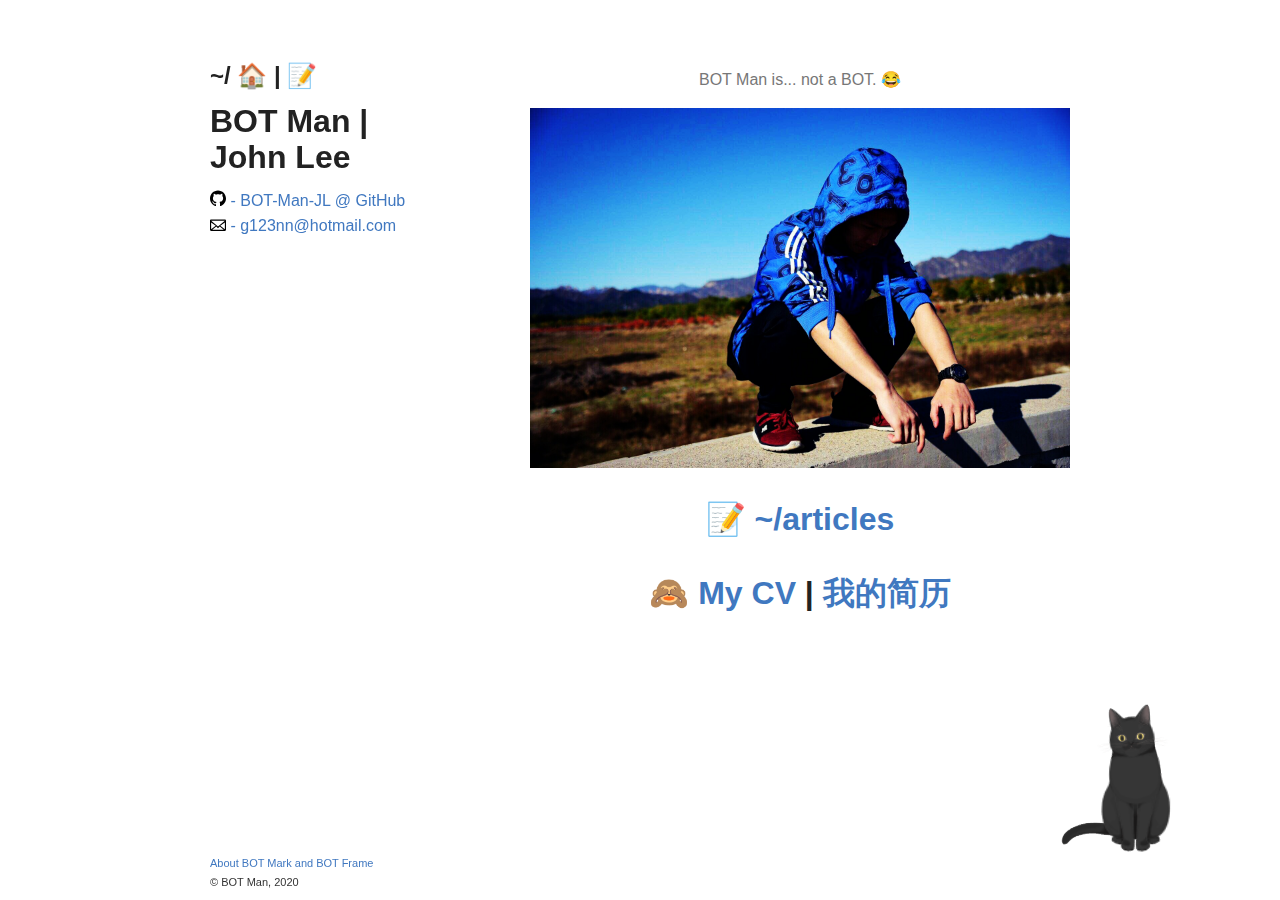
<file: index.html>
﻿<!doctype html>
<html>
<head>
  <meta charset="utf-8">
  <meta http-equiv="X-UA-Compatible" content="chrome=1">
  <meta name="viewport" content="width=device-width">
  <title>Loading...</title>
  <link rel="stylesheet" href="/stylesheets/github-markdown.css">
  <link rel="stylesheet" href="/stylesheets/bot-frame.css">
  <link rel="stylesheet" href="/stylesheets/live2d-hijiki.css">
  <style>
    .markdown-body {
      padding: 20px 0;
    }

      .markdown-body blockquote {
        border-left: none;
      }

      .markdown-body a:hover,
      .markdown-body a:active {
        text-shadow: 0 0 15px orange;
        text-decoration: none;
      }
  </style>
</head>
<body>
  <div class="wrapper">
    <header>
      <nav class="navSec"></nav>
      <div class="contactSec"></div>
    </header>
    <section class="markdown-body"></section>
    <footer class="footerSec"></footer>
    <canvas id="live2d" width="160" height="160"></canvas>
  </div>
  <script src="/javascripts/marked.js"></script>
  <script src="/javascripts/bot-mark.js"></script>
  <script src="/javascripts/bot-frame.js"></script>
  <script src="/javascripts/live2d.min.js"></script>
  <script>
    loadLayout('/static/home.md', function (md, title) {
      var renderer = new MarkdownRenderer();
      document.getElementsByClassName('markdown-body')[0]
        .innerHTML = renderer.render(md);
      title('Home');
    });

    // Model from https://github.com/xiazeyu/live2d-widget-models
    loadlive2d("live2d", "/static/hijiki/hijiki.model.json");
  </script>
</body>
</html>
</file>
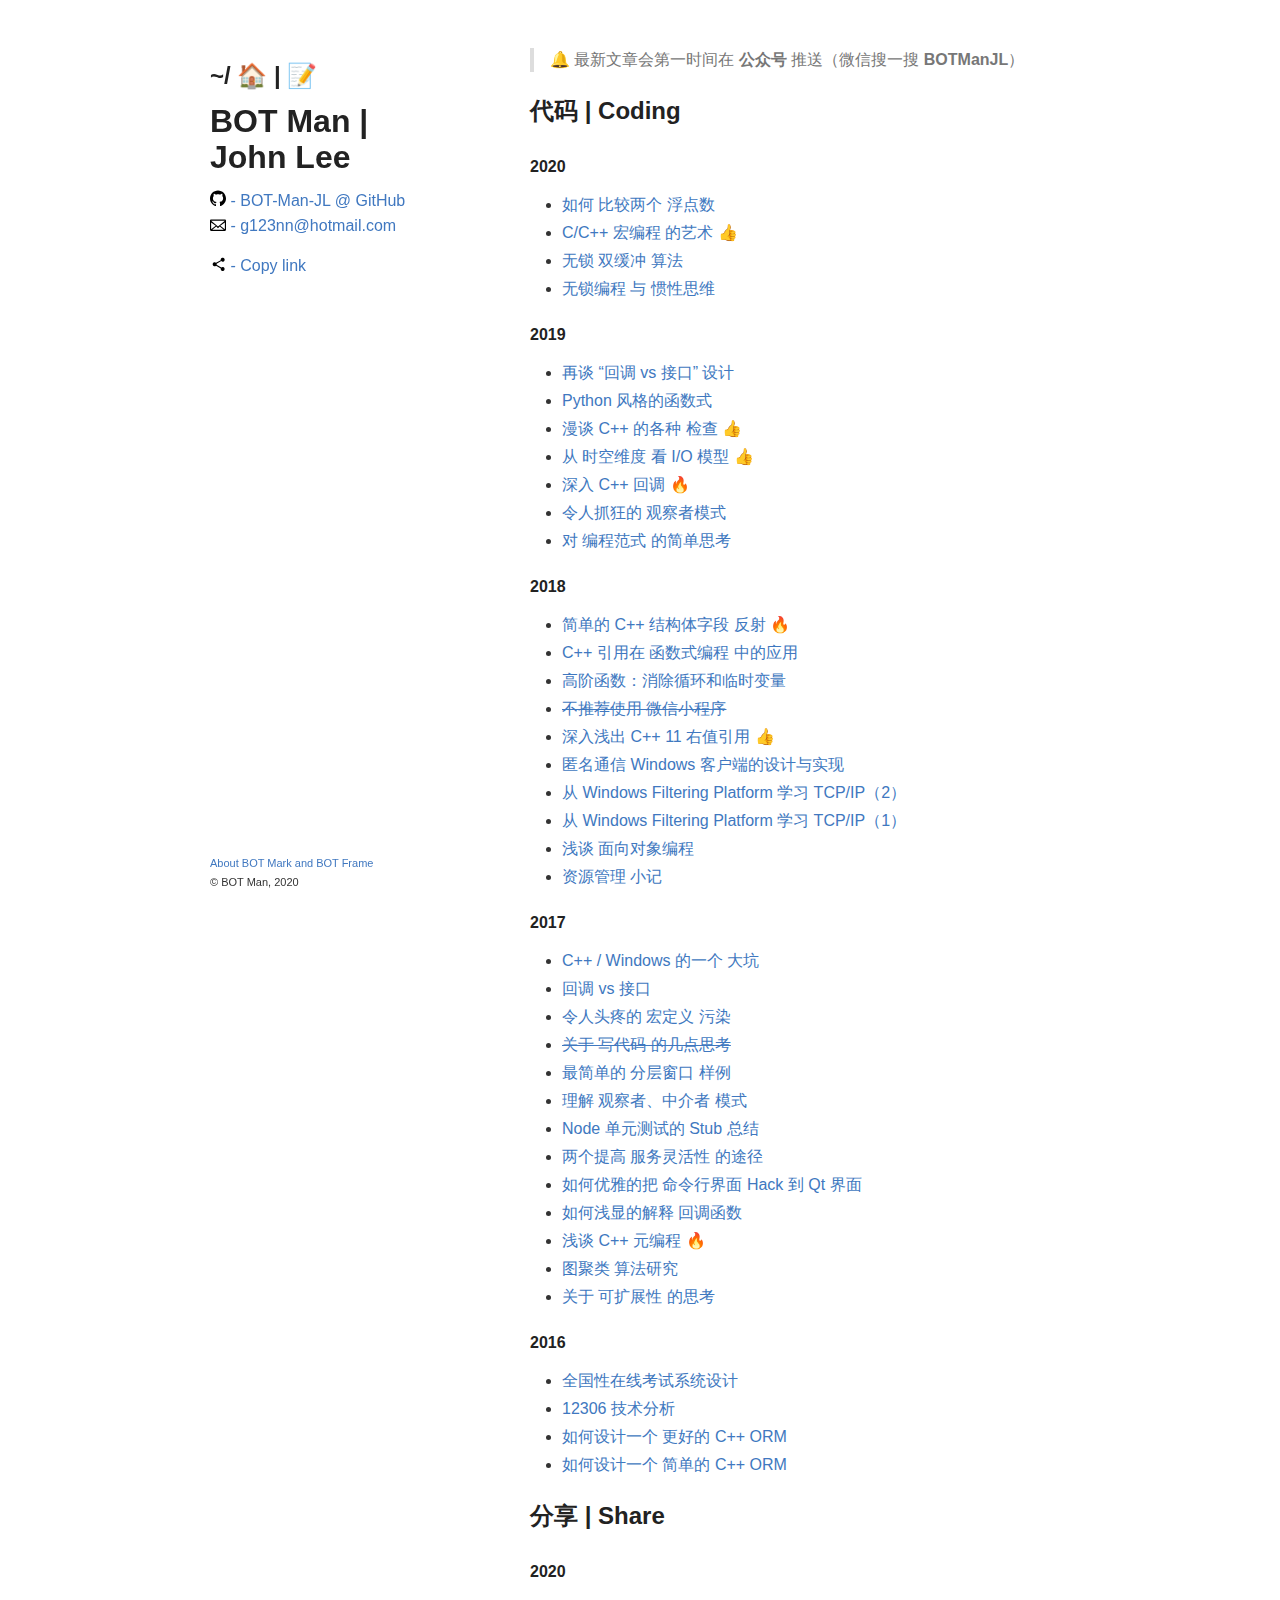
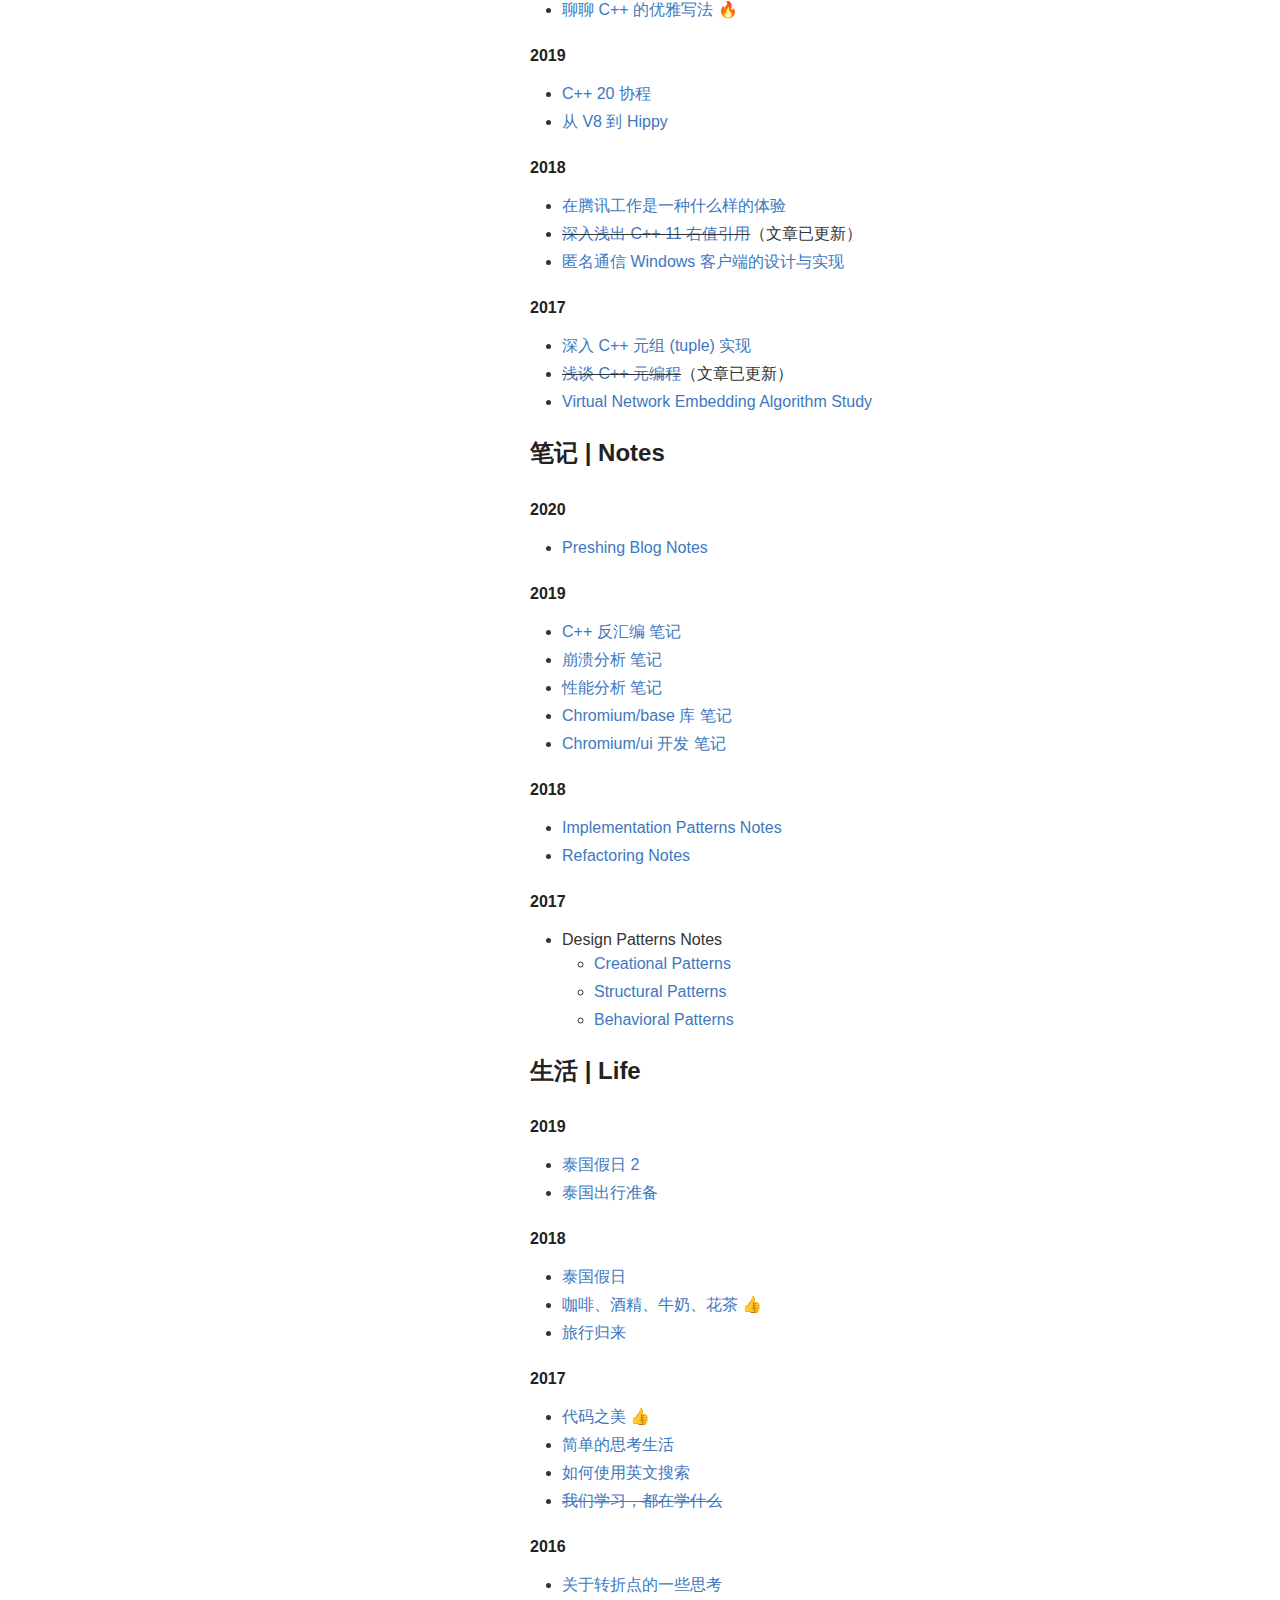
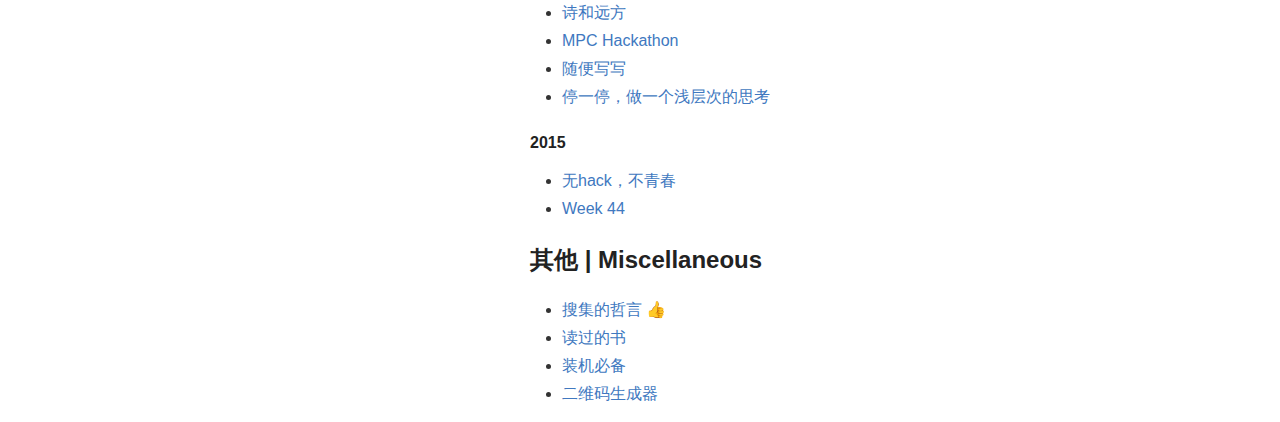
<file: articles/index.html>
﻿<!doctype html>
<html>
<head>
  <meta charset="utf-8">
  <meta http-equiv="X-UA-Compatible" content="chrome=1">
  <meta name="viewport" content="width=device-width">
  <title class="articlesTitleSec">Loading...</title>
  <link rel="stylesheet" href="/stylesheets/github-markdown.css">
  <link rel="stylesheet" href="/stylesheets/bot-frame.css">
  <!-- Math Support -->
  <link rel="stylesheet" href="/stylesheets/katex.min.css">
  <!-- Highlight Support -->
  <link rel="stylesheet" href="/stylesheets/vs.css">
  <style>
    .headerQuoteSec blockquote {
      padding: 0 0 0 15px;
    }

    .shareSec {
      margin-top: 20px;
    }

    .qrCodeSec {
      opacity: 0;
      visibility: hidden;
      transition: opacity 0.2s ease-in-out, visibility 0.2s ease-in-out, transform 0.2s ease-in-out;
    }

    .shareSec:hover .qrCodeSec {
      opacity: 1;
      visibility: visible;
      transform: translateY(8px);
    }

    .qrCodeSec svg {
      width: 60%;
    }

    /* Disable Share Section in print view and small screen */
    @media print, screen and (max-width: 940px) {
      .shareSec {
        display: none;
      }
    }

    /* Disable Share Section in print view and small screen */
    @media screen and (max-height: 640px) {
      .qrCodeSec {
        display: none;
      }
    }

    @media print {
      .cover-title, .cover-subtitle {
        position: absolute;
        left: 50%;
        transform: translate(-50%, -50%);
        text-align: center;
        width: 80%;
      }

      .cover-title {
        top: 30%;
      }

      .cover-subtitle {
        top: 70%;
      }

      .slide-cover-title {
        font-size: xx-large;
      }

      .slide-cover-subtitle {
        font-size: x-large;
      }
    }
  </style>
</head>
<body>
  <div class="wrapper">
    <header>
      <nav class="navSec"></nav>
      <div class="contactSec"></div>
      <div class="headerTitleSec"></div>
      <div class="headerQuoteSec"></div>
      <div class="shareSec"></div>
    </header>
    <section class="markdown-body"></section>
    <footer class="footerSec"></footer>
  </div>
  <!-- Basic Rendering -->
  <script src="/javascripts/marked.js"></script>
  <script src="/javascripts/bot-mark.js"></script>
  <script src="/javascripts/bot-frame.js"></script>
  <!-- Math Support -->
  <script src="/javascripts/katex.min.js"></script>
  <script src="/javascripts/auto-render.min.js"></script>
  <!-- Highlight Support -->
  <script src="/javascripts/highlight.pack.js"></script>
  <!-- QR Code -->
  <script src="/javascripts/qrcode.js"></script>
  <script src="/javascripts/qrcode-svg.js"></script>
  <script>
    // Retrieve search string
    function getSearchString(target) {
      var searchStr = location.search;

      var beg = searchStr.indexOf(target);
      if (beg == -1) return '';

      beg += target.length + 1;
      var end = searchStr.indexOf('&', beg);
      if (end == -1) end = searchStr.length;

      return searchStr.substr(beg, end - beg);
    }

    var mdSec = document.getElementsByClassName('markdown-body')[0];

    // Move first element from 'mdSec to 'dstSec if matching 'tagName
    // Return innerHTML of the element
    function moveFirstElement(dstSec, tagName) {
      var childLen = mdSec.childNodes.length;
      var curElem = 0;

      // Find First Element
      while (curElem < childLen &&
        mdSec.childNodes[curElem].nodeType != 1)
        curElem++;

      if (curElem >= childLen) return null;
      if (tagName && mdSec.childNodes[curElem].tagName.toLowerCase() != tagName.toLowerCase())
        return null;
      tagName = mdSec.childNodes[curElem].tagName;

      var content = mdSec.childNodes[curElem].innerHTML;
      dstSec.innerHTML = '<' + tagName + '>' + content + '</' + tagName + '>';
      mdSec.removeChild(mdSec.childNodes[curElem]);
      return content;
    }

    // Render LaTeX math inside 'mdSec
    function renderMath() {
      renderMathInElement(mdSec, {
        delimiters: [
          { left: '$$', right: '$$', display: true },
          { left: '\\[', right: '\\]', display: true },
          { left: '$', right: '$', display: false },
          { left: '\\(', right: '\\)', display: false }
        ],
        ignoredTags: [
          'script', 'noscript', 'style', 'textarea', 'pre', 'code'
        ]
      });
    }

    // Render highlight
    function renderHighlight() {
      hljs.initHighlighting();
      console.log('highlight');
    }

    // Load style from '?style, and add style tag to document
    function loadPrintStyle() {
      var styles = {};
      var stylesParam = getSearchString('style').split('+');
      for (var i = 0; i < stylesParam.length; i++)
        styles[stylesParam[i]] = true;

      if (document.getElementsByClassName('markdown-slide').length != 0) {
        styles['slide'] = true;
        styles['cover'] = true;
      }

      if (styles['cover']) {
        var headerTitleSec = document.getElementsByClassName('headerTitleSec')[0];
        var headerQuoteSec = document.getElementsByClassName('headerQuoteSec')[0];

        document.getElementsByTagName('header')[0].style.pageBreakAfter = 'always';
        headerTitleSec.classList.add('cover-title');
        headerQuoteSec.classList.add('cover-subtitle');

        if (styles['slide']) {
          headerTitleSec.classList.add('slide-cover-title');
          headerQuoteSec.classList.add('slide-cover-subtitle');
        }
      }

      var styleElem = document.createElement('style');

      if (styles['toc-page-break'])
        styleElem.innerHTML += '@media print { .markdown-toc { page-break-after: always; } }';
      if (styles['two-column'])
        styleElem.innerHTML += '@media print { .markdown-body { column-count: 2; } }';
      if (styles['slide'])
        styleElem.innerHTML += '@page { size: 297mm 210mm; }';  // landscape A4

      document.head.appendChild(styleElem);
    }

    // Jump to hash anchor
    function jumpToHash() {
      if (!location.hash) return;

      // handle invalid hash value
      try {
        document.querySelector(
          '#' + new MarkdownRenderer().anchor(decodeURI(location.hash))
        ).scrollIntoView();
      } catch (e) {
        console.error(e);
      }
    }

    // Load Share Section
    function loadShare() {
      var shareSec = document.getElementsByClassName('shareSec')[0];
      shareSec.innerHTML =
        '<p><a style="cursor:pointer" ' +
        'onclick="copyToClipboard(location.href)">' +
        '<img src="/static/share.svg"> - ' +
        'Copy link</a></p>' +
        '<input type="text" id="copyTextContainer" style="display:none">' +
        '<p class="qrCodeSec">' + qrCodeSVG(location.href, 360) + '</p>';
    }

    // Run Scripts inside 'mdSec
    function runScripts() {
      var scripts = mdSec.getElementsByTagName('script');
      for (var i = 0; i < scripts.length; i++) {
        eval(scripts[i].innerHTML);
        //console.log('eval', scripts[i].innerHTML);
      }
    }

    // Helper function to copy text
    function copyToClipboard(value) {
      // Note: only visible element is copyable
      var copyText = document.getElementById('copyTextContainer');
      copyText.style.display = 'block';
      copyText.value = value;
      copyText.select();
      document.execCommand("copy");
      copyText.style.display = 'none';
    }

    // Fix relative paths inside 'mdSec according to 'filename
    function fixMarkdownPaths(filename) {

      function getAbsPath(filename) {
        // Trick: set and then get 'href' to find the absolute path of filename
        // http://stackoverflow.com/questions/2639070/get-the-full-uri-from-the-href-property-of-a-link
        var aElem = document.createElement('A');
        aElem.href = filename;

        // NOT Same Origin File
        if (aElem.href.toLowerCase().indexOf(location.origin.toLowerCase()) == -1)
          return null;

        // Get absPath (including ending '/')
        return aElem.href.substr(0, aElem.href.lastIndexOf('/') + 1);
      }

      function getRelPath(basePath, destPath) {
        var commonLen = 0;
        for (; commonLen < basePath.length || commonLen < destPath.length; commonLen++)
          if (basePath[commonLen] != destPath[commonLen])
            break;

        for (; commonLen > 0; commonLen--)
          if (basePath[commonLen - 1] == '/')
            break;

        // Case: Contains Relationship
        if (commonLen >= basePath.length || commonLen >= destPath.length)
          commonLen = Math.min(basePath.length, destPath.length);

        var parents = basePath.substring(commonLen)
          .replace(/[^\/]*$/, '').replace(/.*?\//g, '../');

        return (parents + destPath.substring(commonLen)) || './';
      }

      var mdAbsPath = getAbsPath(filename);

      function fixAll(tagName, attrName, fix) {
        var elems = mdSec.getElementsByTagName(tagName);
        for (var j = 0; j < elems.length; j++) {

          var rawSrc = elems[j].getAttribute(attrName);  // original literal
          var src = elems[j][attrName];  // parsed source path

          if (src.toLowerCase().indexOf(location.origin.toLowerCase()) != -1 &&  // Same Origin
            rawSrc.toLowerCase().indexOf(location.origin.toLowerCase()) == -1 &&  // NOT Absolute Path
            rawSrc[0] != '/' &&  // NOT Root-Relative Path
            rawSrc[0] != '#')  // NOT Hash
          {
            // Get absPath
            var aElem = document.createElement('A');
            aElem.href = mdAbsPath + rawSrc;
            var absPath = aElem.href;

            // Get relPath
            var relPath = getRelPath(location.origin + location.pathname, absPath);

            // Set with pattern
            elems[j][attrName] = fix(relPath);
          }
        }
      }

      fixAll('A', 'href', function (relPath) {
        var segments = relPath.split('.md');
        if (segments.length == 2) {
          if (segments[1][0] == '#') {
            // hard-coded anchor generator
            segments[1] = '#' + segments[1]
              .toLowerCase()
              .replace(/[^\w\u4E00-\u9FFF%]+/g, '-')
              .replace(/^-+/g, '')
              .replace(/-+$/g, '');
          }
          relPath = './?post=' + segments.join('');
        }
        return relPath;
      });
      fixAll('IMG', 'src', function (relPath) { return relPath; });
      fixAll('SOURCE', 'src', function (relPath) { return relPath; });
    }

    // Get post filename
    var post = getSearchString('post') || 'Archive';

    // Hide contact section
    var contactSec = document.getElementsByClassName('contactSec')[0];
    contactSec.style.display = 'none';

    // Load post
    loadLayout(post + '.md', function (md, title) {
      var renderer = new MarkdownRenderer();
      mdSec.innerHTML = renderer.render(md);

      // fix relative paths before done
      fixMarkdownPaths(post);

      // Detect title and handle contactSec
      var titleStr =
        moveFirstElement(document.getElementsByClassName('headerTitleSec')[0], 'h1');
      if (titleStr) {
        moveFirstElement(document.getElementsByClassName('headerQuoteSec')[0]);
        contactSec.parentElement.removeChild(contactSec);
      }
      else {
        titleStr = post.substr(post.lastIndexOf('/') + 1);  // filename
        contactSec.style.display = 'block';
      }

      renderMath();
      renderHighlight();
      loadPrintStyle();
      jumpToHash();
      loadShare();
      runScripts();

      // Done
      title(titleStr);
    });
  </script>
</body>
</html>
</file>
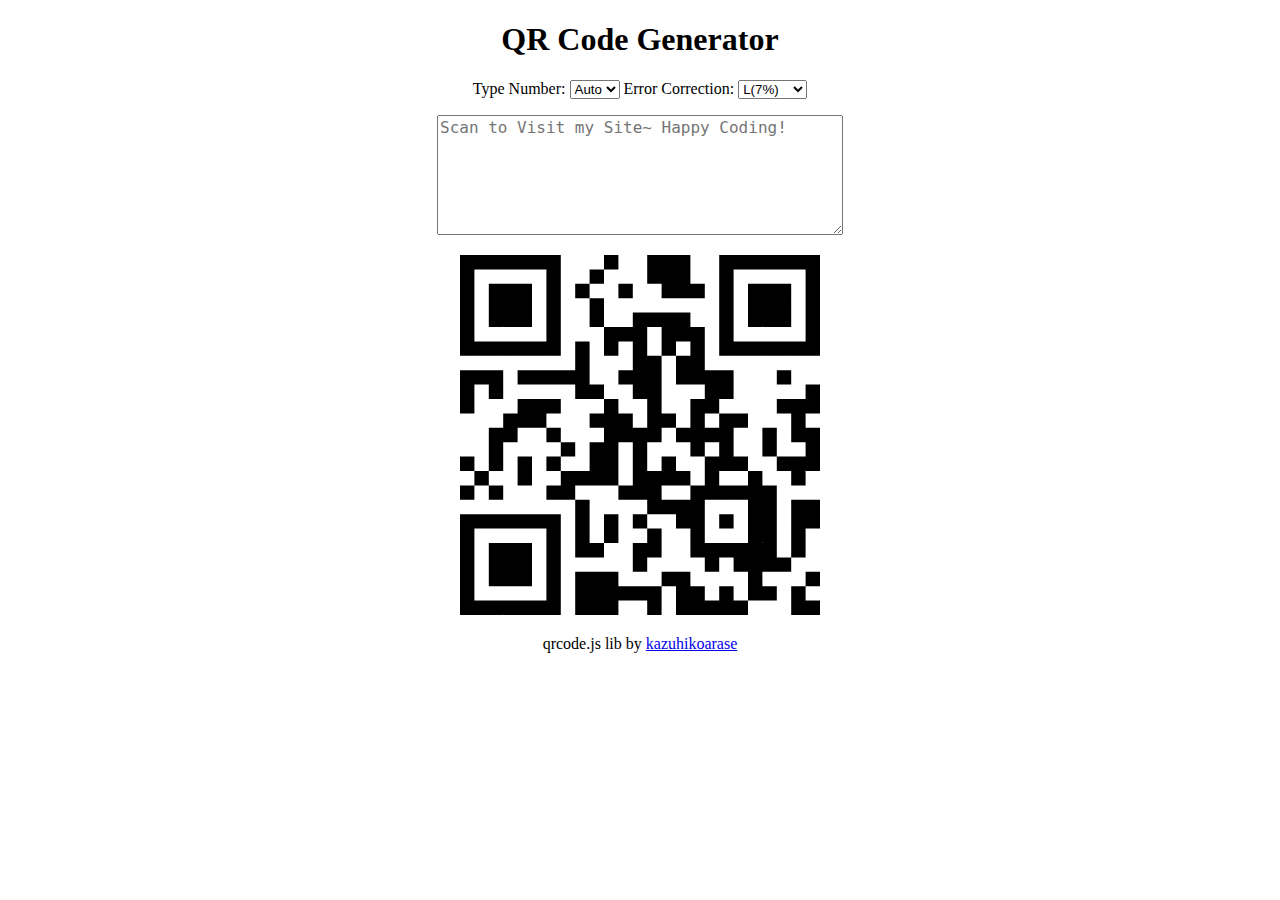
<file: QRCodeGen/index.html>
<!DOCTYPE html>
<html>
<head>
    <script src="./javascripts/jquery-3.1.0.min.js"></script>
    <script src="./javascripts/qrcode.js"></script>
    <script src="./javascripts/qrcode_gen.js"></script>
    <meta name="viewport" content="width=device-width" />
    <title>QR Code Generator</title>
</head>
<body>
    <div style="text-align:center;">
        <h1>QR Code Generator</h1>
        <span>Type Number:</span>
        <select id="typeNumber"></select>
        <span>Error Correction:</span>
        <select id="errCorrect">
            <option value="L">L(7%)</option>
            <option value="M">M(15%)</option>
            <option value="Q">Q(25%)</option>
            <option value="H">H(30%)</option>
        </select>
        <p>
            <textarea id="qrcodeText" rows="6" placeholder="Scan to Visit my Site~ Happy Coding!"
                      style="width:80%; max-width:400px; font-size:large;"></textarea>
        </p>
        <div id="qrcodeCanvas"></div>
        <p>
            qrcode.js lib by <a href="https://github.com/kazuhikoarase/qrcode-generator">kazuhikoarase</a>
        </p>
    </div>

    <script>
        $(document).ready(function ()
        {
            function update()
            {
                var text = utf16to8($("#qrcodeText").val());
                //var text = $("#qrcodeText").val();
                text = text == "" ? "https://bot-man-jl.github.io" : text;

                var obj = qrcodeSVG({
                    text: text,
                    size: 360,
                    typeNumber: parseInt($("#typeNumber").val()),
                    correctLevel: QRErrorCorrectLevel[$("#errCorrect").val()]
                });

                $('#qrcodeCanvas').empty();
                $('#qrcodeCanvas').append(obj);
            };

            $("#qrcodeText").bind("input", function ()
            {
                update();
            });
            $("#typeNumber").change(function ()
            {
                update();
            });
            $("#errCorrect").change(function ()
            {
                update();
            });

            var typeNumber = $("#typeNumber");
            typeNumber.append(new Option("Auto", "-1"));
            for (var i = 1; i <= 40; i++)
            {
                typeNumber.append(new Option(i, i));
            }

            update();
        });
    </script>
</body>
</html>
</file>
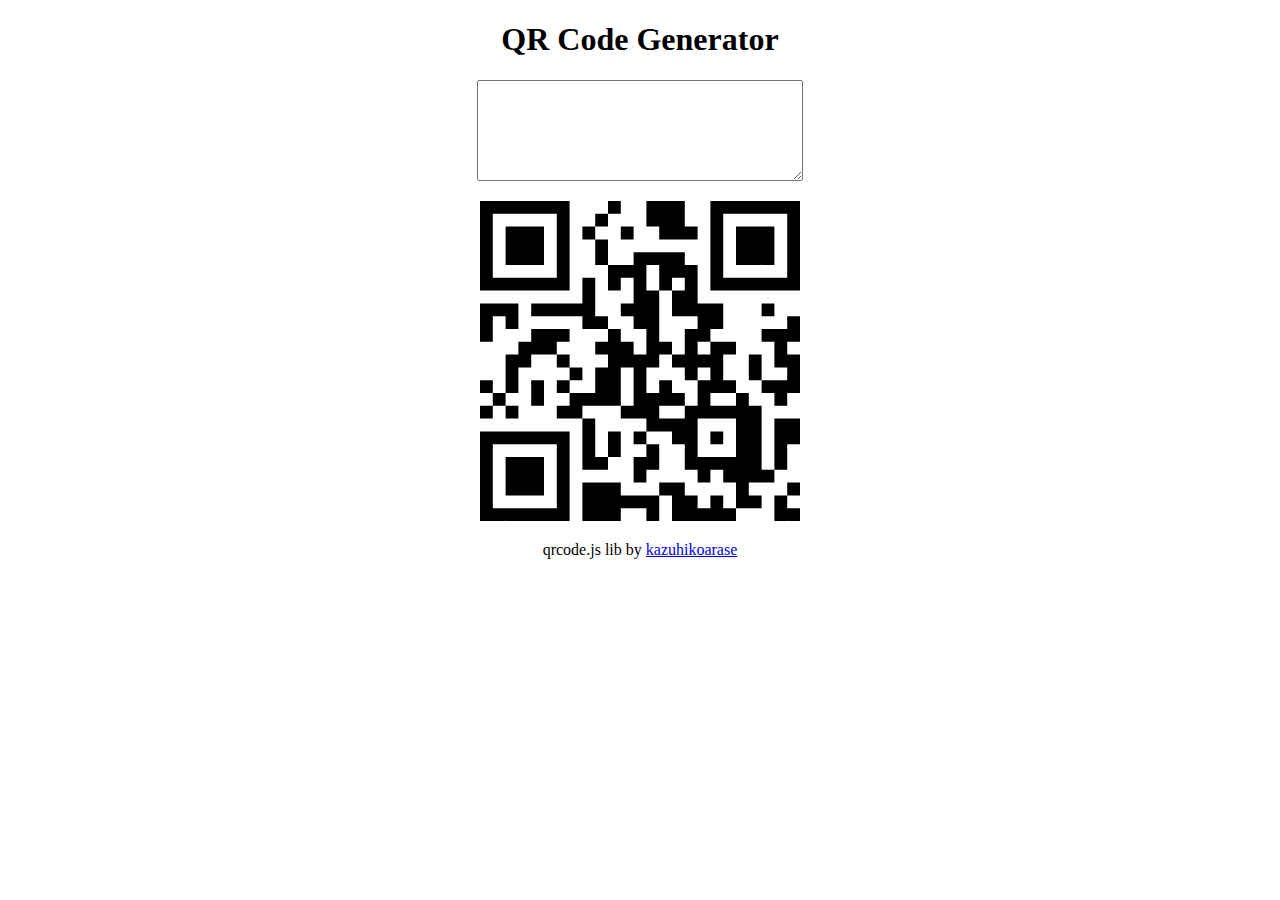
<file: articles/misc/QR-Code-Generator/index.html>
<!DOCTYPE html>
<html>
<head>
    <script src="qrcode.js"></script>
    <meta name="viewport" content="width=device-width" />
    <title>QR Code Generator</title>
    <style>
        svg {
            width: 80%;
            max-width: 320px;
        }

        textarea {
            width: 80%;
            max-width: 320px;
            font-size: large;
        }

        body {
            text-align: center;
        }
    </style>
</head>
<body>
    <h1>QR Code Generator</h1>
    <textarea id="qrcodeText" rows="5"></textarea>
    <p id="qrcodeCanvas"></p>
    <p>
        qrcode.js lib by
        <a href="https://github.com/kazuhikoarase/qrcode-generator">
            kazuhikoarase
        </a>
    </p>
    <script>
        function utf16To8(str) {
            var ret = '';
            for (var i = 0; i < str.length; i++) {
                var c = str.charCodeAt(i);
                if ((c >= 0x0001) && (c <= 0x007F)) {
                    ret += str.charAt(i);
                }
                else if (c > 0x07FF) {
                    ret += String.fromCharCode(0xE0 | ((c >> 12) & 0x0F));
                    ret += String.fromCharCode(0x80 | ((c >> 6) & 0x3F));
                    ret += String.fromCharCode(0x80 | ((c >> 0) & 0x3F));
                }
                else {
                    ret += String.fromCharCode(0xC0 | ((c >> 6) & 0x1F));
                    ret += String.fromCharCode(0x80 | ((c >> 0) & 0x3F));
                }
            }
            return ret;
        }

        var qrcodeSVG = function (text, size) {

            // typeNumber: 1 ~ 40, 0 => auto
            // correctLevel: L(7%), M(15%), Q(25%), H(30%)
            var qrCode = new QRCode(0, QRErrorCorrectLevel.L);

            qrCode.addData(utf16To8(text));
            qrCode.make();

            var cellSize = size / qrCode.getModuleCount();
            var rect = 'l' + cellSize + ',0 0,' + cellSize +
                ' -' + cellSize + ',0 0,-' + cellSize + 'z ';
            var color = '#000000';

            // <svg ...>
            var svg = '';
            svg += '<svg';
            svg += ' viewBox="0 0 ' + size + ' ' + size + '"';
            svg += ' xmlns="http://www.w3.org/2000/svg"';
            svg += '>';

            // content
            svg += '<path d="';
            for (var r = 0; r < qrCode.getModuleCount(); ++r)
                for (var c = 0; c < qrCode.getModuleCount(); ++c)
                    if (qrCode.isDark(r, c)) {
                        svg += 'M' + (c * cellSize) +
                            ',' + (r * cellSize) + rect;
                    }
            svg += '" stroke="transparent" fill="' + color + '"/>';

            // </svg>
            svg += '</svg>';
            return svg;
        };

        function generate() {
            var text = document.getElementById('qrcodeText').value ||
                "https://bot-man-jl.github.io";
            document.getElementById('qrcodeCanvas').innerHTML =
                qrcodeSVG(text, 320);
        };

        document.getElementById('qrcodeText').oninput = generate;
        generate();
    </script>
</body>
</html>
</file>
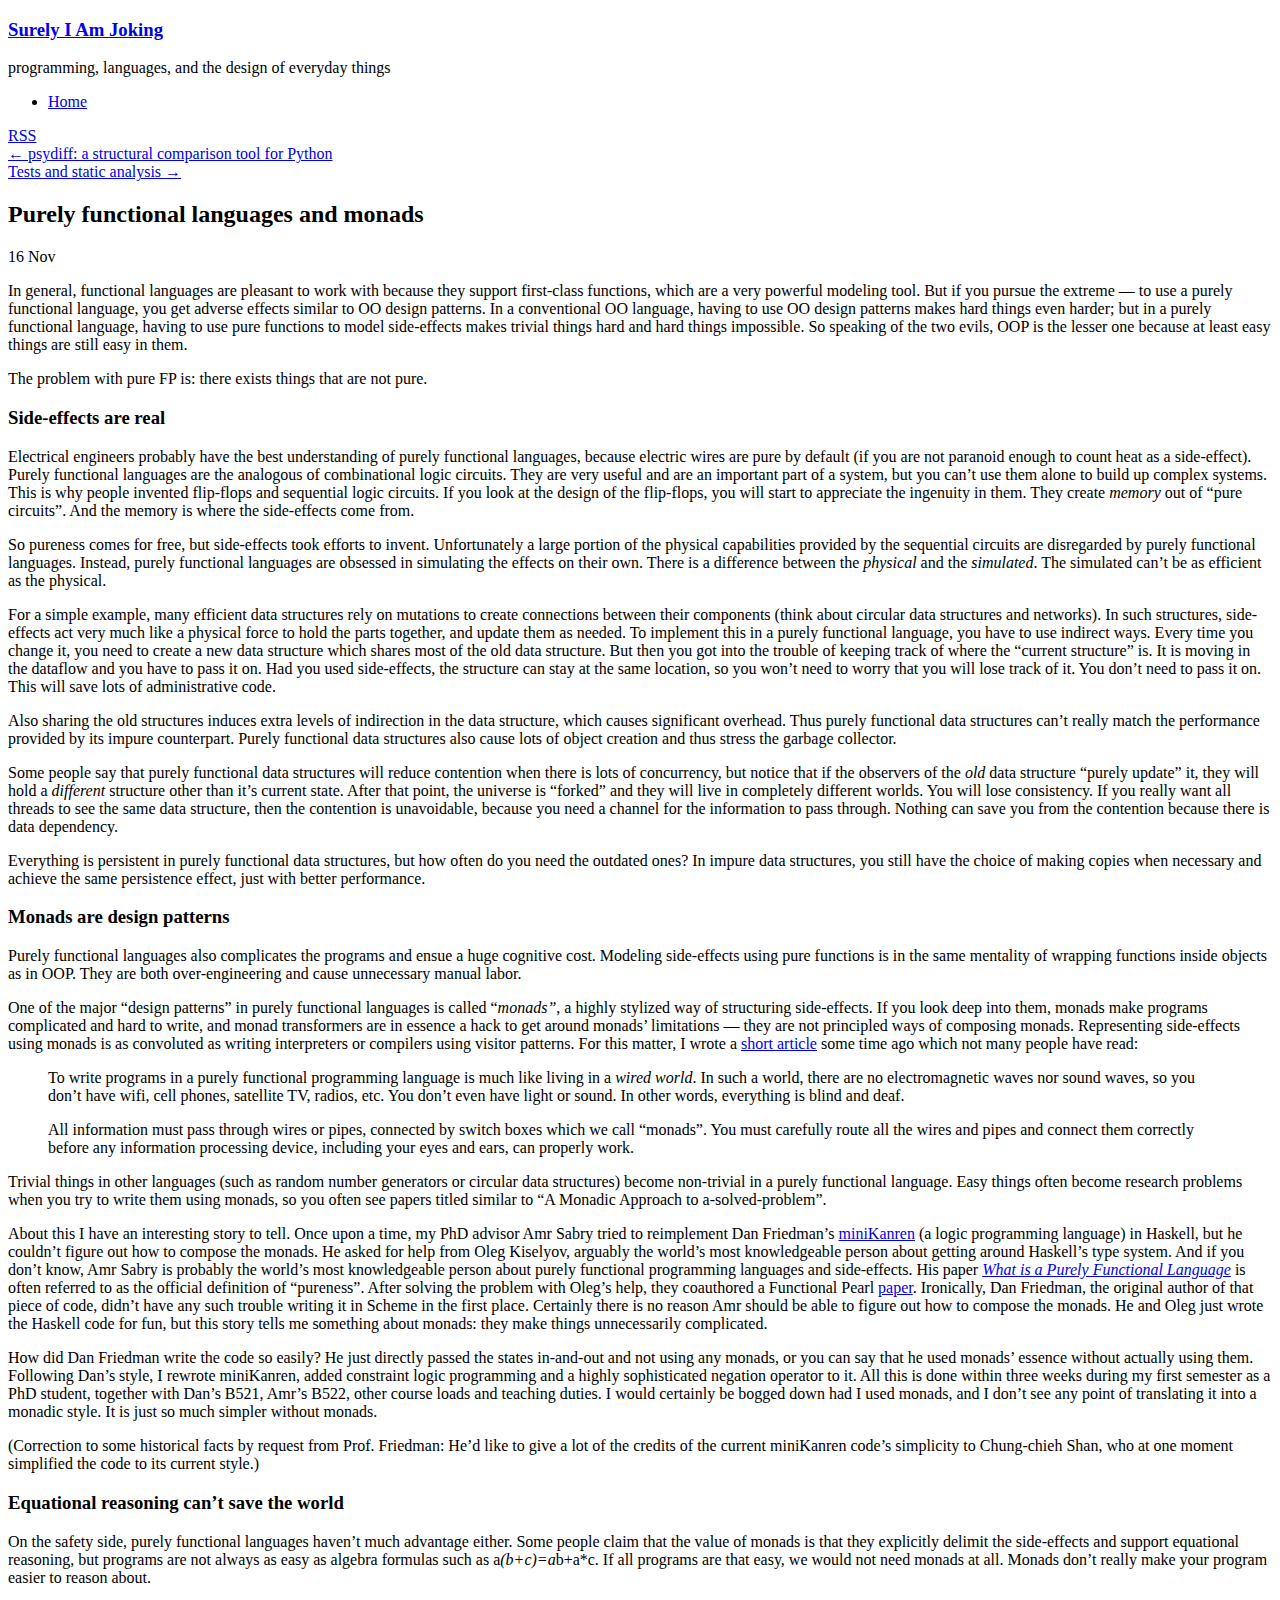
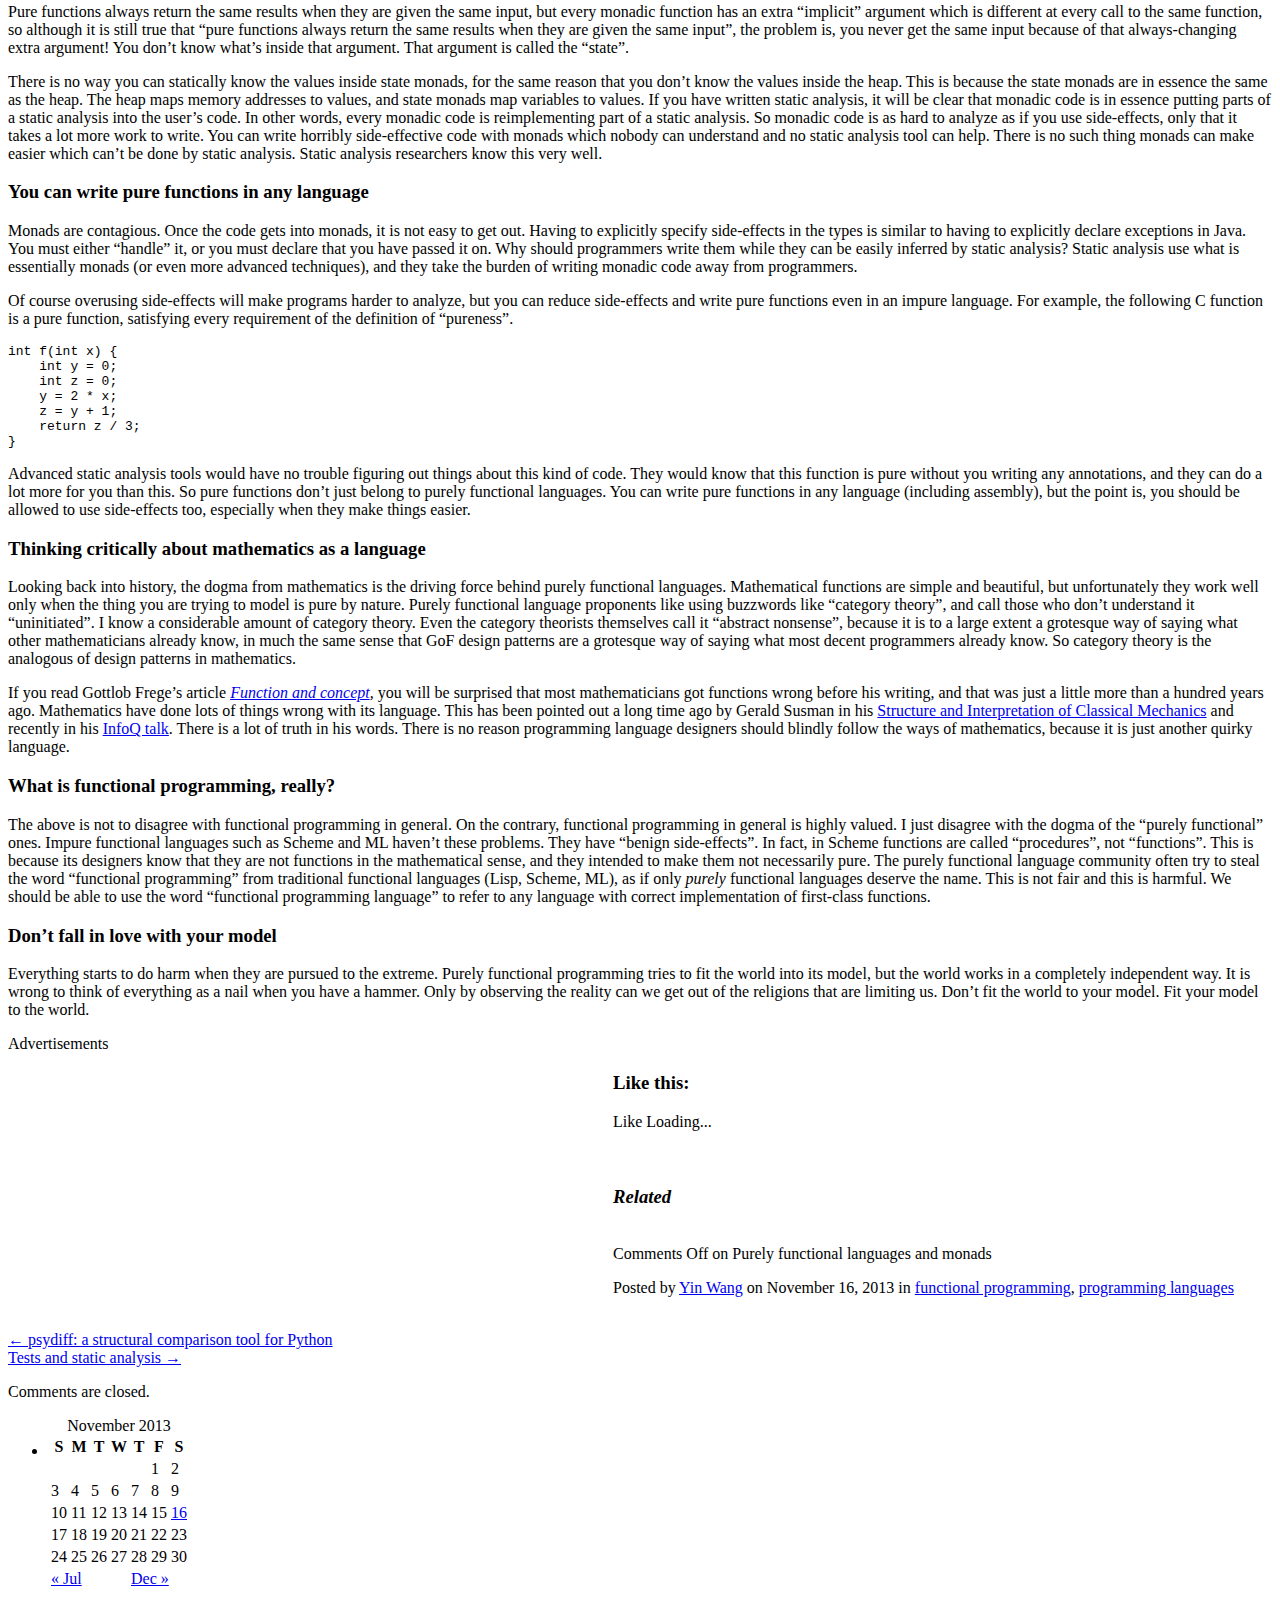
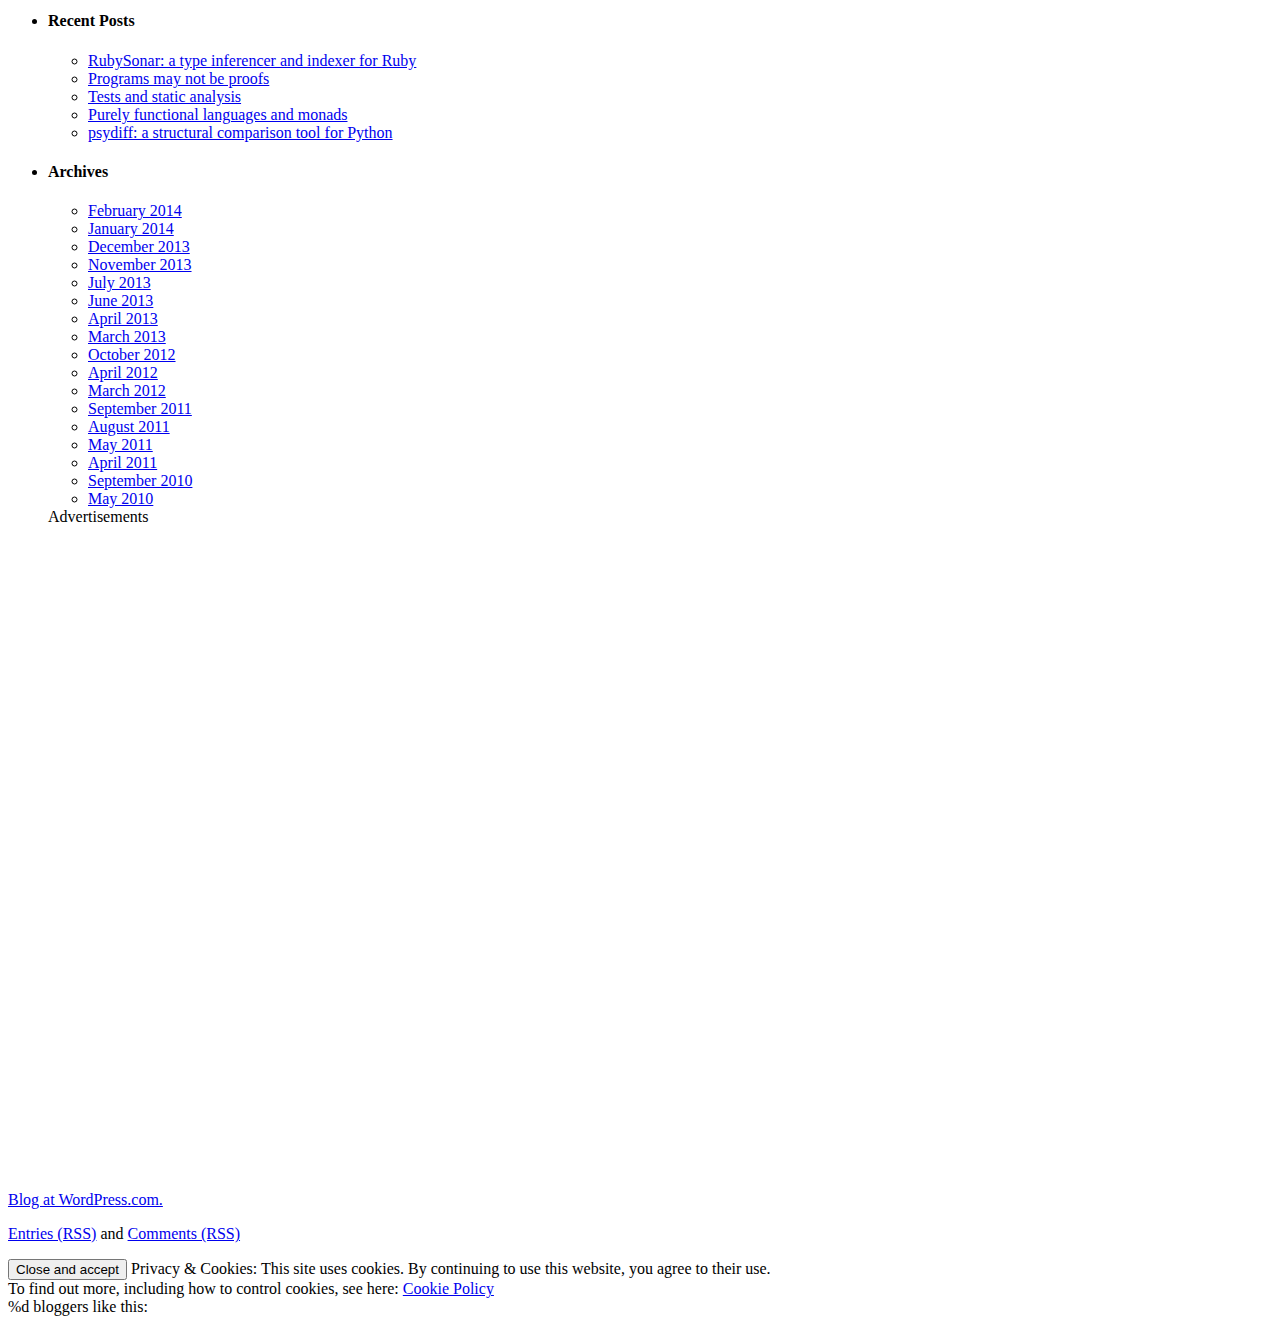
<file: articles/2019/Thinking-Programming-Paradigms/Purely-functional-languages-and-monads_Surely-I-Am-Joking.html>
<!DOCTYPE html>
<!--[if IE 7]>
<html id="ie7" lang="en">
<![endif]-->
<!--[if (!IE 7)]><!-->
<html lang="en">
<!--<![endif]-->
<head>
<meta charset="UTF-8" />
<title>Purely functional languages and monads | Surely I Am Joking</title>
<link rel="profile" href="http://gmpg.org/xfn/11" />
<link rel="pingback" href="https://yinwang0.wordpress.com/xmlrpc.php" />
<script type="text/javascript">
  WebFontConfig = {"google":{"families":["Merriweather+Sans:r,i,b,bi:latin,latin-ext"]}};
  (function() {
    var wf = document.createElement('script');
    wf.src = 'https://s0.wp.com/wp-content/plugins/custom-fonts/js/webfont.js';
    wf.type = 'text/javascript';
    wf.async = 'true';
    var s = document.getElementsByTagName('script')[0];
    s.parentNode.insertBefore(wf, s);
	})();
</script><style id="jetpack-custom-fonts-css">.wf-active body{font-family:"Merriweather Sans",sans-serif}.wf-active .post .meta{font-family:"Merriweather Sans",sans-serif}.wf-active .widgettitle label{font-family:"Merriweather Sans",sans-serif}</style>
<link rel='dns-prefetch' href='//s2.wp.com' />
<link rel='dns-prefetch' href='//s1.wp.com' />
<link rel='dns-prefetch' href='//s0.wp.com' />
<link rel='dns-prefetch' href='//s.pubmine.com' />
<link rel='dns-prefetch' href='//x.bidswitch.net' />
<link rel='dns-prefetch' href='//static.criteo.net' />
<link rel='dns-prefetch' href='//ib.adnxs.com' />
<link rel='dns-prefetch' href='//aax.amazon-adsystem.com' />
<link rel='dns-prefetch' href='//bidder.criteo.com' />
<link rel='dns-prefetch' href='//cas.criteo.com' />
<link rel='dns-prefetch' href='//gum.criteo.com' />
<link rel='dns-prefetch' href='//ads.pubmatic.com' />
<link rel='dns-prefetch' href='//gads.pubmatic.com' />
<link rel='dns-prefetch' href='//tpc.googlesyndication.com' />
<link rel='dns-prefetch' href='//ad.doubleclick.net' />
<link rel='dns-prefetch' href='//googleads.g.doubleclick.net' />
<link rel='dns-prefetch' href='//www.googletagservices.com' />
<link rel='dns-prefetch' href='//cdn.switchadhub.com' />
<link rel='dns-prefetch' href='//delivery.g.switchadhub.com' />
<link rel='dns-prefetch' href='//delivery.swid.switchadhub.com' />
<link rel="alternate" type="application/rss+xml" title="Surely I Am Joking &raquo; Feed" href="https://yinwang0.wordpress.com/feed/" />
<link rel="alternate" type="application/rss+xml" title="Surely I Am Joking &raquo; Comments Feed" href="https://yinwang0.wordpress.com/comments/feed/" />
	<script type="text/javascript">
		/* <![CDATA[ */
		function addLoadEvent(func) {
			var oldonload = window.onload;
			if (typeof window.onload != 'function') {
				window.onload = func;
			} else {
				window.onload = function () {
					oldonload();
					func();
				}
			}
		}
		/* ]]> */
	</script>
			<script type="text/javascript">
			window._wpemojiSettings = {"baseUrl":"https:\/\/s0.wp.com\/wp-content\/mu-plugins\/wpcom-smileys\/twemoji\/2\/72x72\/","ext":".png","svgUrl":"https:\/\/s0.wp.com\/wp-content\/mu-plugins\/wpcom-smileys\/twemoji\/2\/svg\/","svgExt":".svg","source":{"concatemoji":"https:\/\/s2.wp.com\/wp-includes\/js\/wp-emoji-release.min.js?m=1532082729h&ver=5.0.3"}};
			!function(a,b,c){function d(a,b){var c=String.fromCharCode;l.clearRect(0,0,k.width,k.height),l.fillText(c.apply(this,a),0,0);var d=k.toDataURL();l.clearRect(0,0,k.width,k.height),l.fillText(c.apply(this,b),0,0);var e=k.toDataURL();return d===e}function e(a){var b;if(!l||!l.fillText)return!1;switch(l.textBaseline="top",l.font="600 32px Arial",a){case"flag":return!(b=d([55356,56826,55356,56819],[55356,56826,8203,55356,56819]))&&(b=d([55356,57332,56128,56423,56128,56418,56128,56421,56128,56430,56128,56423,56128,56447],[55356,57332,8203,56128,56423,8203,56128,56418,8203,56128,56421,8203,56128,56430,8203,56128,56423,8203,56128,56447]),!b);case"emoji":return b=d([55358,56760,9792,65039],[55358,56760,8203,9792,65039]),!b}return!1}function f(a){var c=b.createElement("script");c.src=a,c.defer=c.type="text/javascript",b.getElementsByTagName("head")[0].appendChild(c)}var g,h,i,j,k=b.createElement("canvas"),l=k.getContext&&k.getContext("2d");for(j=Array("flag","emoji"),c.supports={everything:!0,everythingExceptFlag:!0},i=0;i<j.length;i++)c.supports[j[i]]=e(j[i]),c.supports.everything=c.supports.everything&&c.supports[j[i]],"flag"!==j[i]&&(c.supports.everythingExceptFlag=c.supports.everythingExceptFlag&&c.supports[j[i]]);c.supports.everythingExceptFlag=c.supports.everythingExceptFlag&&!c.supports.flag,c.DOMReady=!1,c.readyCallback=function(){c.DOMReady=!0},c.supports.everything||(h=function(){c.readyCallback()},b.addEventListener?(b.addEventListener("DOMContentLoaded",h,!1),a.addEventListener("load",h,!1)):(a.attachEvent("onload",h),b.attachEvent("onreadystatechange",function(){"complete"===b.readyState&&c.readyCallback()})),g=c.source||{},g.concatemoji?f(g.concatemoji):g.wpemoji&&g.twemoji&&(f(g.twemoji),f(g.wpemoji)))}(window,document,window._wpemojiSettings);
		</script>
		<style type="text/css">
img.wp-smiley,
img.emoji {
	display: inline !important;
	border: none !important;
	box-shadow: none !important;
	height: 1em !important;
	width: 1em !important;
	margin: 0 .07em !important;
	vertical-align: -0.1em !important;
	background: none !important;
	padding: 0 !important;
}
</style>
	<link rel='stylesheet' id='all-css-0-1' href='https://s0.wp.com/_static/??-eJyNUttOwzAM/SGyiAmmvSC+JUm91ptTR3FCtb/HbenYGJS9RLZzjo9vdkgmcF+gLzZWk6i22IslPIHYI5TkwslM3iaIPNkruCduL4SBc+MasS2xd/QYNnQc2Hxs79BXhWQgV6AxiaX88C407APVRuvVgG1QJrmpbJ9dPlspZ4JNxH5NSDrOJfCSZmkdokMyUr2EjB7WMgTOoPGYXBkRERp0QBAVtkaLabewRrNT1ftZX+GHpGjjfcogYvSNWKMpnQrd8+awTdXP0/6axb+wwMRZhwkHV6k8ytJFzFAzFbnaBTYt6Eah6i+fEAy5wRaIadyw/KH4SwLhgI4MKuTWmcloey7z52KsZW2Bjd6OK8j9jWMO5DCvX+p45Gq20wF9uyPpPb49v77s9vv9y257/ATBSU0J?cssminify=yes' type='text/css' media='all' />
<link rel='stylesheet' id='print-css-1-1' href='https://s2.wp.com/wp-content/mu-plugins/global-print/global-print.css?m=1465851035h&cssminify=yes' type='text/css' media='print' />
<link rel='stylesheet' id='all-css-2-1' href='https://s0.wp.com/_static/??/wp-content/mu-plugins/actionbar/actionbar.css,/wp-content/themes/h4/global.css?m=1516985148j&cssminify=yes' type='text/css' media='all' />
<script type='text/javascript'>
/* <![CDATA[ */
var related_posts_js_options = {"post_heading":"h4"};
/* ]]> */
</script>
<script type='text/javascript' src='https://s1.wp.com/_static/??-eJyFj90KwjAMhV/IrA6deiM+S+3iSO2fTevQpzcDvVCHQiDk5MvhRI0JKBhXe2RlpS4V8+3ZGssL9QsAT0PWBRtP4QWbGAqGMrE+HskhVMasB9HE6BRnuBS5eGQWaGb7HonClXD8i1ksSZszZGS6f7n6CsnVgQKrjE4e6GHK8DHJ1cHv227drZbtbrO1Dyt7cHM='></script>
<link rel="EditURI" type="application/rsd+xml" title="RSD" href="https://yinwang0.wordpress.com/xmlrpc.php?rsd" />
<link rel="wlwmanifest" type="application/wlwmanifest+xml" href="https://s1.wp.com/wp-includes/wlwmanifest.xml" /> 
<link rel='prev' title='psydiff: a structural comparison tool for&nbsp;Python' href='https://yinwang0.wordpress.com/2013/07/06/psydiff/' />
<link rel='next' title='Tests and static&nbsp;analysis' href='https://yinwang0.wordpress.com/2013/12/27/tests-and-static-anaysis/' />
<meta name="generator" content="WordPress.com" />
<link rel="canonical" href="https://yinwang0.wordpress.com/2013/11/16/pure-fp-and-monads/" />
<link rel='shortlink' href='https://wp.me/psiha-1cr' />
<link rel="alternate" type="application/json+oembed" href="https://public-api.wordpress.com/oembed/?format=json&amp;url=https%3A%2F%2Fyinwang0.wordpress.com%2F2013%2F11%2F16%2Fpure-fp-and-monads%2F&amp;for=wpcom-auto-discovery" /><link rel="alternate" type="application/xml+oembed" href="https://public-api.wordpress.com/oembed/?format=xml&amp;url=https%3A%2F%2Fyinwang0.wordpress.com%2F2013%2F11%2F16%2Fpure-fp-and-monads%2F&amp;for=wpcom-auto-discovery" />
<!-- Jetpack Open Graph Tags -->
<meta property="og:type" content="article" />
<meta property="og:title" content="Purely functional languages and monads" />
<meta property="og:url" content="https://yinwang0.wordpress.com/2013/11/16/pure-fp-and-monads/" />
<meta property="og:description" content="In general, functional languages are pleasant to work with because they support first-class functions, which are a very powerful modeling tool. But if you pursue the extreme &#8212; to use a purely…" />
<meta property="article:published_time" content="2013-11-16T23:25:48+00:00" />
<meta property="article:modified_time" content="2016-01-22T19:58:40+00:00" />
<meta property="og:site_name" content="Surely I Am Joking" />
<meta property="og:image" content="https://secure.gravatar.com/blavatar/cce23a73bcff07af90cecf49da0458a5?s=200&amp;ts=1547643946" />
<meta property="og:image:width" content="200" />
<meta property="og:image:height" content="200" />
<meta property="og:locale" content="en_US" />
<meta name="twitter:site" content="@wordpressdotcom" />
<meta name="twitter:text:title" content="Purely functional languages and&nbsp;monads" />
<meta name="twitter:image" content="https://secure.gravatar.com/blavatar/cce23a73bcff07af90cecf49da0458a5?s=240" />
<meta name="twitter:card" content="summary" />
<meta property="fb:app_id" content="249643311490" />
<meta property="article:publisher" content="https://www.facebook.com/WordPresscom" />

<!-- End Jetpack Open Graph Tags -->
<link rel="shortcut icon" type="image/x-icon" href="https://secure.gravatar.com/blavatar/cce23a73bcff07af90cecf49da0458a5?s=32" sizes="16x16" />
<link rel="icon" type="image/x-icon" href="https://secure.gravatar.com/blavatar/cce23a73bcff07af90cecf49da0458a5?s=32" sizes="16x16" />
<link rel="apple-touch-icon-precomposed" href="https://secure.gravatar.com/blavatar/cce23a73bcff07af90cecf49da0458a5?s=114" />
<link rel='openid.server' href='https://yinwang0.wordpress.com/?openidserver=1' />
<link rel='openid.delegate' href='https://yinwang0.wordpress.com/' />
<link rel="search" type="application/opensearchdescription+xml" href="https://yinwang0.wordpress.com/osd.xml" title="Surely I Am Joking" />
<link rel="search" type="application/opensearchdescription+xml" href="https://s1.wp.com/opensearch.xml" title="WordPress.com" />
		<style type="text/css">
			.recentcomments a {
				display: inline !important;
				padding: 0 !important;
				margin: 0 !important;
			}

			table.recentcommentsavatartop img.avatar, table.recentcommentsavatarend img.avatar {
				border: 0px;
				margin: 0;
			}

			table.recentcommentsavatartop a, table.recentcommentsavatarend a {
				border: 0px !important;
				background-color: transparent !important;
			}

			td.recentcommentsavatarend, td.recentcommentsavatartop {
				padding: 0px 0px 1px 0px;
				margin: 0px;
			}

			td.recentcommentstextend {
				border: none !important;
				padding: 0px 0px 2px 10px;
			}

			.rtl td.recentcommentstextend {
				padding: 0px 10px 2px 0px;
			}

			td.recentcommentstexttop {
				border: none;
				padding: 0px 0px 0px 10px;
			}

			.rtl td.recentcommentstexttop {
				padding: 0px 10px 0px 0px;
			}
		</style>
		<meta name="application-name" content="Surely I Am Joking" /><meta name="msapplication-window" content="width=device-width;height=device-height" /><meta name="msapplication-tooltip" content="programming, languages, and the design of everyday things" /><meta name="msapplication-task" content="name=Subscribe;action-uri=https://yinwang0.wordpress.com/feed/;icon-uri=https://secure.gravatar.com/blavatar/cce23a73bcff07af90cecf49da0458a5?s=16" /><meta name="msapplication-task" content="name=Sign up for a free blog;action-uri=http://wordpress.com/signup/;icon-uri=https://s1.wp.com/i/favicon.ico" /><meta name="msapplication-task" content="name=WordPress.com Support;action-uri=http://support.wordpress.com/;icon-uri=https://s1.wp.com/i/favicon.ico" /><meta name="msapplication-task" content="name=WordPress.com Forums;action-uri=http://forums.wordpress.com/;icon-uri=https://s1.wp.com/i/favicon.ico" /><meta name="description" content="In general, functional languages are pleasant to work with because they support first-class functions, which are a very powerful modeling tool. But if you pursue the extreme -- to use a purely functional language, you get adverse effects similar to OO design patterns. In a conventional OO language, having to use OO design patterns makes hard&hellip;" />
		<script type="text/javascript">
		function __ATA_CC() {var v = document.cookie.match('(^|;) ?personalized-ads-consent=([^;]*)(;|$)');return v ? 1 : 0;}
		var __ATA_PP = { pt: 1, ht: 0, tn: 'choco', amp: false, siteid: 8982, consent: __ATA_CC() };
		var __ATA = __ATA || {};
		__ATA.cmd = __ATA.cmd || [];
		__ATA.criteo = __ATA.criteo || {};
		__ATA.criteo.cmd = __ATA.criteo.cmd || [];
		</script>
		<script type="text/javascript" src="//s.pubmine.com/head.js" async></script><link rel="amphtml" href="https://yinwang0.wordpress.com/2013/11/16/pure-fp-and-monads/amp/"><style type="text/css" id="syntaxhighlighteranchor"></style>
<script type="text/javascript">
	window.google_analytics_uacct = "UA-52447-2";
</script>

<script type="text/javascript">
	var _gaq = _gaq || [];
	_gaq.push(['_setAccount', 'UA-52447-2']);
	_gaq.push(['_setDomainName', 'wordpress.com']);
	_gaq.push(['_initData']);
	_gaq.push(['_trackPageview']);

	(function() {
		var ga = document.createElement('script'); ga.type = 'text/javascript'; ga.async = true;
		ga.src = ('https:' == document.location.protocol ? 'https://ssl' : 'http://www') + '.google-analytics.com/ga.js';
		(document.getElementsByTagName('head')[0] || document.getElementsByTagName('body')[0]).appendChild(ga);
	})();
</script>
</head>
<body class="post-template-default single single-post postid-4615 single-format-standard mp6 customizer-styles-applied color-default highlander-enabled highlander-light">

<div id="page">
	<div id="header" class="clear-fix">
		<div id="logo">
						<h3 id="site-title">
				<span>
					<a href="https://yinwang0.wordpress.com/" title="Surely I Am Joking" rel="home">Surely I Am Joking</a>
				</span>
			</h3>
			<div class="description">programming, languages, and the design of everyday things</div>

		</div><!-- #logo -->

		<div id="nav">
			<ul class="menu">
<li ><a href="https://yinwang0.wordpress.com/">Home</a></li></ul>
		</div><!-- #nav -->

	</div><!-- #header -->

	<div id="main">
		<a href="https://yinwang0.wordpress.com/feed/rss/" id="rss-link">RSS</a>
		<div id="main-top">
			<div id="main-bot" class="clear-fix">
				<div id="content">
	<div class="post-navigation clear-fix">
		<div class="nav-previous">
			<a href="https://yinwang0.wordpress.com/2013/07/06/psydiff/" rel="prev"><span class="meta-nav">&larr;</span> psydiff: a structural comparison tool for&nbsp;Python</a>		</div>
		<div class="nav-next">
			<a href="https://yinwang0.wordpress.com/2013/12/27/tests-and-static-anaysis/" rel="next">Tests and static&nbsp;analysis <span class="meta-nav">&rarr;</span></a>		</div>
	</div><!-- .post-navigation -->

	<div class="post post-4615 type-post status-publish format-standard hentry category-functional-programming category-programming-languages">

		
				<h2 class="post-title">
							Purely functional languages and&nbsp;monads					</h2>
	
				<div class="date">
			<div class="bg">
									<span class="day">16</span>
					<span>Nov</span>
							</div>
		</div><!-- .date -->
	
	<div class="entry">
		
		<p>In general, functional languages are pleasant to work with because they support first-class functions, which are a very powerful modeling tool. But if you pursue the extreme &#8212; to use a purely functional language, you get adverse effects similar to OO design patterns. In a conventional OO language, having to use OO design patterns makes hard things even harder; but in a purely functional language, having to use pure functions to model side-effects makes trivial things hard and hard things impossible. So speaking of the two evils, OOP is the lesser one because at least easy things are still easy in them.</p>
<p>The problem with pure FP is: there exists things that are not pure.</p>
<h3>Side-effects are real</h3>
<p>Electrical engineers probably have the best understanding of purely functional languages, because electric wires are pure by default (if you are not paranoid enough to count heat as a side-effect). Purely functional languages are the analogous of combinational logic circuits. They are very useful and are an important part of a system, but you can&#8217;t use them alone to build up complex systems. This is why people invented flip-flops and sequential logic circuits. If you look at the design of the flip-flops, you will start to appreciate the ingenuity in them. They create <em>memory</em> out of &#8220;pure circuits&#8221;. And the memory is where the side-effects come from.</p>
<p>So pureness comes for free, but side-effects took efforts to invent. Unfortunately a large portion of the physical capabilities provided by the sequential circuits are disregarded by purely functional languages. Instead, purely functional languages are obsessed in simulating the effects on their own. There is a difference between the <em>physical</em> and the <em>simulated</em>. The simulated can&#8217;t be as efficient as the physical.</p>
<p>For a simple example, many efficient data structures rely on mutations to create connections between their components (think about circular data structures and networks). In such structures, side-effects act very much like a physical force to hold the parts together, and update them as needed. To implement this in a purely functional language, you have to use indirect ways. Every time you change it, you need to create a new data structure which shares most of the old data structure. But then you got into the trouble of keeping track of where the &#8220;current structure&#8221; is. It is moving in the dataflow and you have to pass it on. Had you used side-effects, the structure can stay at the same location, so you won&#8217;t need to worry that you will lose track of it. You don&#8217;t need to pass it on. This will save lots of administrative code.</p>
<p>Also sharing the old structures induces extra levels of indirection in the data structure, which causes significant overhead. Thus purely functional data structures can&#8217;t really match the performance provided by its impure counterpart. Purely functional data structures also cause lots of object creation and thus stress the garbage collector.</p>
<p>Some people say that purely functional data structures will reduce contention when there is lots of concurrency, but notice that if the observers of the <em>old</em> data structure &#8220;purely update&#8221; it, they will hold a <em>different</em> structure other than it&#8217;s current state. After that point, the universe is &#8220;forked&#8221; and they will live in completely different worlds. You will lose consistency. If you really want all threads to see the same data structure, then the contention is unavoidable, because you need a channel for the information to pass through. Nothing can save you from the contention because there is data dependency.</p>
<p>Everything is persistent in purely functional data structures, but how often do you need the outdated ones? In impure data structures, you still have the choice of making copies when necessary and achieve the same persistence effect, just with better performance.</p>
<h3>Monads are design patterns</h3>
<p>Purely functional languages also complicates the programs and ensue a huge cognitive cost. Modeling side-effects using pure functions is in the same mentality of wrapping functions inside objects as in OOP. They are both over-engineering and cause unnecessary manual labor.</p>
<p>One of the major &#8220;design patterns&#8221; in purely functional languages is called &#8220;<em>monads&#8221;</em>, a highly stylized way of structuring side-effects. If you look deep into them, monads make programs complicated and hard to write, and monad transformers are in essence a hack to get around monads&#8217; limitations &#8212; they are not principled ways of composing monads. Representing side-effects using monads is as convoluted as writing interpreters or compilers using visitor patterns. For this matter, I wrote a <a href="https://yinwang0.wordpress.com/2013/03/31/purely-functional">short article</a> some time ago which not many people have read:</p>
<blockquote><p>To write programs in a purely functional programming language is much like living in a <em>wired world</em>. In such a world, there are no electromagnetic waves nor sound waves, so you don’t have wifi, cell phones, satellite TV, radios, etc. You don’t even have light or sound. In other words, everything is blind and deaf.</p>
<p>All information must pass through wires or pipes, connected by switch boxes which we call “monads”. You must carefully route all the wires and pipes and connect them correctly before any information processing device, including your eyes and ears, can properly work.</p></blockquote>
<p>Trivial things in other languages (such as random number generators or circular data structures) become non-trivial in a purely functional language. Easy things often become research problems when you try to write them using monads, so you often see papers titled similar to &#8220;A Monadic Approach to a-solved-problem&#8221;.</p>
<p>About this I have an interesting story to tell. Once upon a time, my PhD advisor Amr Sabry tried to reimplement Dan Friedman&#8217;s <a href="http://minikanren.org/">miniKanren</a> (a logic programming language) in Haskell, but he couldn&#8217;t figure out how to compose the monads. He asked for help from Oleg Kiselyov, arguably the world&#8217;s most knowledgeable person about getting around Haskell&#8217;s type system. And if you don&#8217;t know, Amr Sabry is probably the world&#8217;s most knowledgeable person about purely functional programming languages and side-effects. His paper <em><a href="http://www.cs.indiana.edu/~sabry/papers/purelyFunctional.ps">What is a Purely Functional Language</a></em> is often referred to as the official definition of &#8220;pureness&#8221;. After solving the problem with Oleg&#8217;s help, they coauthored a Functional Pearl <a href="http://okmij.org/ftp/Computation/monads.html#LogicT">paper</a>. Ironically, Dan Friedman, the original author of that piece of code, didn&#8217;t have any such trouble writing it in Scheme in the first place. Certainly there is no reason Amr should be able to figure out how to compose the monads. He and Oleg just wrote the Haskell code for fun, but this story tells me something about monads: they make things unnecessarily complicated.</p>
<p>How did Dan Friedman write the code so easily? He just directly passed the states in-and-out and not using any monads, or you can say that he used monads&#8217; essence without actually using them. Following Dan&#8217;s style, I rewrote miniKanren, added constraint logic programming and a highly sophisticated negation operator to it. All this is done within three weeks during my first semester as a PhD student, together with Dan&#8217;s B521, Amr&#8217;s B522, other course loads and teaching duties. I would certainly be bogged down had I used monads, and I don&#8217;t see any point of translating it into a monadic style. It is just so much simpler without monads.</p>
<p>(Correction to some historical facts by request from Prof. Friedman: He&#8217;d like to give a lot of the credits of the current miniKanren code&#8217;s simplicity to Chung-chieh Shan, who at one moment simplified the code to its current style.)</p>
<h3>Equational reasoning can&#8217;t save the world</h3>
<p>On the safety side, purely functional languages haven&#8217;t much advantage either. Some people claim that the value of monads is that they explicitly delimit the side-effects and support equational reasoning, but programs are not always as easy as algebra formulas such as a<em>(b+c)=a</em>b+a*c. If all programs are that easy, we would not need monads at all. Monads don&#8217;t really make your program easier to reason about.</p>
<p>Pure functions always return the same results when they are given the same input, but every monadic function has an extra &#8220;implicit&#8221; argument which is different at every call to the same function, so although it is still true that &#8220;pure functions always return the same results when they are given the same input&#8221;, the problem is, you never get the same input because of that always-changing extra argument! You don&#8217;t know what&#8217;s inside that argument. That argument is called the &#8220;state&#8221;.</p>
<p>There is no way you can statically know the values inside state monads, for the same reason that you don&#8217;t know the values inside the heap. This is because the state monads are in essence the same as the heap. The heap maps memory addresses to values, and state monads map variables to values. If you have written static analysis, it will be clear that monadic code is in essence putting parts of a static analysis into the user&#8217;s code. In other words, every monadic code is reimplementing part of a static analysis. So monadic code is as hard to analyze as if you use side-effects, only that it takes a lot more work to write. You can write horribly side-effective code with monads which nobody can understand and no static analysis tool can help. There is no such thing monads can make easier which can&#8217;t be done by static analysis. Static analysis researchers know this very well.</p>
<h3>You can write pure functions in any language</h3>
<p>Monads are contagious. Once the code gets into monads, it is not easy to get out. Having to explicitly specify side-effects in the types is similar to having to explicitly declare exceptions in Java. You must either &#8220;handle&#8221; it, or you must declare that you have passed it on. Why should programmers write them while they can be easily inferred by static analysis? Static analysis use what is essentially monads (or even more advanced techniques), and they take the burden of writing monadic code away from programmers.</p>
<p>Of course overusing side-effects will make programs harder to analyze, but you can reduce side-effects and write pure functions even in an impure language. For example, the following C function is a pure function, satisfying every requirement of the definition of &#8220;pureness&#8221;.</p>
<pre class="brush: cpp; title: ; notranslate" title="">
int f(int x) {
    int y = 0;
    int z = 0;
    y = 2 * x;
    z = y + 1;
    return z / 3;
}
</pre>
<p>Advanced static analysis tools would have no trouble figuring out things about this kind of code. They would know that this function is pure without you writing any annotations, and they can do a lot more for you than this. So pure functions don&#8217;t just belong to purely functional languages. You can write pure functions in any language (including assembly), but the point is, you should be allowed to use side-effects too, especially when they make things easier.</p>
<h3>Thinking critically about mathematics as a language</h3>
<p>Looking back into history, the dogma from mathematics is the driving force behind purely functional languages. Mathematical functions are simple and beautiful, but unfortunately they work well only when the thing you are trying to model is pure by nature. Purely functional language proponents like using buzzwords like &#8220;category theory&#8221;, and call those who don&#8217;t understand it &#8220;uninitiated&#8221;. I know a considerable amount of category theory. Even the category theorists themselves call it &#8220;abstract nonsense&#8221;, because it is to a large extent a grotesque way of saying what other mathematicians already know, in much the same sense that GoF design patterns are a grotesque way of saying what most decent programmers already know. So category theory is the analogous of design patterns in mathematics.</p>
<p>If you read Gottlob Frege&#8217;s article <em><a href="http://www.olimon.org/uan/frege-writings.pdf">Function and concept</a>, </em>you will be surprised that most mathematicians got functions wrong before his writing, and that was just a little more than a hundred years ago. Mathematics have done lots of things wrong with its language. This has been pointed out a long time ago by Gerald Susman in his <a href="http://mitpress.mit.edu/sites/default/files/titles/content/sicm/book.html">Structure and Interpretation of Classical Mechanics</a> and recently in his <a href="http://www.infoq.com/presentations/Expression-of-Ideas">InfoQ talk</a>. There is a lot of truth in his words. There is no reason programming language designers should blindly follow the ways of mathematics, because it is just another quirky language.</p>
<h3>What is functional programming, really?</h3>
<p>The above is not to disagree with functional programming in general. On the contrary, functional programming in general is highly valued. I just disagree with the dogma of the &#8220;purely functional&#8221; ones. Impure functional languages such as Scheme and ML haven&#8217;t these problems. They have &#8220;benign side-effects&#8221;. In fact, in Scheme functions are called &#8220;procedures&#8221;, not &#8220;functions&#8221;. This is because its designers know that they are not functions in the mathematical sense, and they intended to make them not necessarily pure. The purely functional language community often try to steal the word &#8220;functional programming&#8221; from traditional functional languages (Lisp, Scheme, ML), as if only <em>purely</em> functional languages deserve the name. This is not fair and this is harmful. We should be able to use the word &#8220;functional programming language&#8221; to refer to any language with correct implementation of first-class functions.</p>
<h3>Don&#8217;t fall in love with your model</h3>
<p>Everything starts to do harm when they are pursued to the extreme. Purely functional programming tries to fit the world into its model, but the world works in a completely independent way. It is wrong to think of everything as a nail when you have a hammer. Only by observing the reality can we get out of the religions that are limiting us. Don&#8217;t fit the world to your model. Fit your model to the world.</p>
<div id="atatags-370373-5c3f2c2a5bc2f">
        <script type="text/javascript">
            __ATA.cmd.push(function() {
                __ATA.initVideoSlot('atatags-370373-5c3f2c2a5bc2f', {
                    sectionId: '370373',
                    format: 'inread'
                });
            });
        </script>
    </div>		<div class="wpcnt">
			<div class="wpa wpmrec">
				<span class="wpa-about">Advertisements</span>
				<div class="u">		<div style="padding-bottom:15px;width:300px;height:250px;float:left;margin-right:5px;margin-top:0px">
		<div id="atatags-26942-5c3f2c2a5bc7b">
			<script type="text/javascript">
			__ATA.cmd.push(function() {
				__ATA.initSlot('atatags-26942-5c3f2c2a5bc7b',  {
					collapseEmpty: 'before',
					sectionId: '26942',
					width: 300,
					height: 250
				});
			});
			</script>
		</div></div>		<div style="padding-bottom:15px;width:300px;height:250px;float:left;margin-top:0px">
		<div id="atatags-114160-5c3f2c2a5bc7e">
			<script type="text/javascript">
			__ATA.cmd.push(function() {
				__ATA.initSlot('atatags-114160-5c3f2c2a5bc7e',  {
					collapseEmpty: 'before',
					sectionId: '114160',
					width: 300,
					height: 250
				});
			});
			</script>
		</div></div></div>
				
			</div>
		</div><div id="jp-post-flair" class="sharedaddy sd-like-enabled"><div class='sharedaddy sd-block sd-like jetpack-likes-widget-wrapper jetpack-likes-widget-unloaded' id='like-post-wrapper-6743440-4615-5c3f2c2a5c07d' data-src='//widgets.wp.com/likes/index.html?ver=20180319#blog_id=6743440&amp;post_id=4615&amp;origin=yinwang0.wordpress.com&amp;obj_id=6743440-4615-5c3f2c2a5c07d' data-name='like-post-frame-6743440-4615-5c3f2c2a5c07d'><h3 class='sd-title'>Like this:</h3><div class='likes-widget-placeholder post-likes-widget-placeholder' style='height: 55px;'><span class='button'><span>Like</span></span> <span class="loading">Loading...</span></div><span class='sd-text-color'></span><a class='sd-link-color'></a></div>
<div id='jp-relatedposts' class='jp-relatedposts' >
	<h3 class="jp-relatedposts-headline"><em>Related</em></h3>
</div></div>
		<div class="cl">&nbsp;</div>

		
			</div><!-- .entry -->

				<div class="meta">
			<div class="bg">
				<span class="comments-num"><span>Comments Off<span class="screen-reader-text"> on Purely functional languages and&nbsp;monads</span></span></span>
				<p>Posted by <a href="https://yinwang0.wordpress.com/author/yinwang0/" title="Posts by Yin Wang" rel="author">Yin Wang</a> on November 16, 2013 in <a href="https://yinwang0.wordpress.com/category/functional-programming/" rel="category tag">functional programming</a>, <a href="https://yinwang0.wordpress.com/category/programming-languages/" rel="category tag">programming languages</a></p>
			</div>
			<div class="bot">&nbsp;</div>
		</div><!-- .meta -->
			</div>
	<div class="post-navigation clear-fix">
		<div class="nav-previous">
			<a href="https://yinwang0.wordpress.com/2013/07/06/psydiff/" rel="prev"><span class="meta-nav">&larr;</span> psydiff: a structural comparison tool for&nbsp;Python</a>		</div>
		<div class="nav-next">
			<a href="https://yinwang0.wordpress.com/2013/12/27/tests-and-static-anaysis/" rel="next">Tests and static&nbsp;analysis <span class="meta-nav">&rarr;</span></a>		</div>
	</div><!-- .post-navigation -->

	
			<div id="comments">


	<p class="nocomments">Comments are closed.</p>



</div><!-- #comments -->


				</div><!-- END Content -->
				<div id="sidebar">
										<ul class="xoxo">
						<li id="calendar-2" class="widget widget_calendar"><div id="calendar_wrap" class="calendar_wrap"><table id="wp-calendar">
	<caption>November 2013</caption>
	<thead>
	<tr>
		<th scope="col" title="Sunday">S</th>
		<th scope="col" title="Monday">M</th>
		<th scope="col" title="Tuesday">T</th>
		<th scope="col" title="Wednesday">W</th>
		<th scope="col" title="Thursday">T</th>
		<th scope="col" title="Friday">F</th>
		<th scope="col" title="Saturday">S</th>
	</tr>
	</thead>

	<tfoot>
	<tr>
		<td colspan="3" id="prev"><a href="https://yinwang0.wordpress.com/2013/07/">&laquo; Jul</a></td>
		<td class="pad">&nbsp;</td>
		<td colspan="3" id="next"><a href="https://yinwang0.wordpress.com/2013/12/">Dec &raquo;</a></td>
	</tr>
	</tfoot>

	<tbody>
	<tr>
		<td colspan="5" class="pad">&nbsp;</td><td>1</td><td>2</td>
	</tr>
	<tr>
		<td>3</td><td>4</td><td>5</td><td>6</td><td>7</td><td>8</td><td>9</td>
	</tr>
	<tr>
		<td>10</td><td>11</td><td>12</td><td>13</td><td>14</td><td>15</td><td><a href="https://yinwang0.wordpress.com/2013/11/16/" aria-label="Posts published on November 16, 2013">16</a></td>
	</tr>
	<tr>
		<td>17</td><td>18</td><td>19</td><td>20</td><td>21</td><td>22</td><td>23</td>
	</tr>
	<tr>
		<td>24</td><td>25</td><td>26</td><td>27</td><td>28</td><td>29</td><td>30</td>
	</tr>
	</tbody>
	</table></div></li>		<li id="recent-posts-3" class="widget widget_recent_entries">		<h4 class="widgettitle">Recent Posts</h4>		<ul>
											<li>
					<a href="https://yinwang0.wordpress.com/2014/02/03/5680/">RubySonar: a type inferencer and indexer for&nbsp;Ruby</a>
									</li>
											<li>
					<a href="https://yinwang0.wordpress.com/2014/01/17/curry-howard/">Programs may not be&nbsp;proofs</a>
									</li>
											<li>
					<a href="https://yinwang0.wordpress.com/2013/12/27/tests-and-static-anaysis/">Tests and static&nbsp;analysis</a>
									</li>
											<li>
					<a href="https://yinwang0.wordpress.com/2013/11/16/pure-fp-and-monads/">Purely functional languages and&nbsp;monads</a>
									</li>
											<li>
					<a href="https://yinwang0.wordpress.com/2013/07/06/psydiff/">psydiff: a structural comparison tool for&nbsp;Python</a>
									</li>
					</ul>
		</li><li id="archives-3" class="widget widget_archive"><h4 class="widgettitle">Archives</h4>		<ul>
				<li><a href='https://yinwang0.wordpress.com/2014/02/'>February 2014</a></li>
	<li><a href='https://yinwang0.wordpress.com/2014/01/'>January 2014</a></li>
	<li><a href='https://yinwang0.wordpress.com/2013/12/'>December 2013</a></li>
	<li><a href='https://yinwang0.wordpress.com/2013/11/'>November 2013</a></li>
	<li><a href='https://yinwang0.wordpress.com/2013/07/'>July 2013</a></li>
	<li><a href='https://yinwang0.wordpress.com/2013/06/'>June 2013</a></li>
	<li><a href='https://yinwang0.wordpress.com/2013/04/'>April 2013</a></li>
	<li><a href='https://yinwang0.wordpress.com/2013/03/'>March 2013</a></li>
	<li><a href='https://yinwang0.wordpress.com/2012/10/'>October 2012</a></li>
	<li><a href='https://yinwang0.wordpress.com/2012/04/'>April 2012</a></li>
	<li><a href='https://yinwang0.wordpress.com/2012/03/'>March 2012</a></li>
	<li><a href='https://yinwang0.wordpress.com/2011/09/'>September 2011</a></li>
	<li><a href='https://yinwang0.wordpress.com/2011/08/'>August 2011</a></li>
	<li><a href='https://yinwang0.wordpress.com/2011/05/'>May 2011</a></li>
	<li><a href='https://yinwang0.wordpress.com/2011/04/'>April 2011</a></li>
	<li><a href='https://yinwang0.wordpress.com/2010/09/'>September 2010</a></li>
	<li><a href='https://yinwang0.wordpress.com/2010/05/'>May 2010</a></li>
		</ul>
			</li>		<div class="wpcnt">
			<div class="wpa wpwidesky">
				<span class="wpa-about">Advertisements</span>
				<div class="u">
							<div style="padding-bottom:15px;width:160px;height:600px;">
		<div id="atatags-286348-5c3f2c2a608c4">
			<script type="text/javascript">
			__ATA.cmd.push(function() {
				__ATA.initSlot('atatags-286348-5c3f2c2a608c4',  {
					collapseEmpty: 'before',
					sectionId: '286348',
					width: 160,
					height: 600
				});
			});
			</script>
		</div></div>
				</div>
				
			</div>
		</div>					</ul>
				</div><!-- END Sidebar -->
				<div class="cl">&nbsp;</div>					</div><!-- #main-bot -->
				</div><!-- #main-top -->
			</div><!-- #main -->
			<div id="footer">
				<p><a href="https://wordpress.com/?ref=footer_blog">Blog at WordPress.com.</a>
</p>

				<p class="rss"><a href="https://yinwang0.wordpress.com/feed/rss/">Entries (RSS)</a> and <a href="https://yinwang0.wordpress.com/comments/feed/">Comments (RSS)</a></p>
			</div><!-- #footer -->
		</div><!-- #page -->
		<!--  -->
<script type='text/javascript' src='//0.gravatar.com/js/gprofiles.js?ver=201903y'></script>
<script type='text/javascript'>
/* <![CDATA[ */
var WPGroHo = {"my_hash":""};
/* ]]> */
</script>
<script type='text/javascript' src='https://s1.wp.com/wp-content/mu-plugins/gravatar-hovercards/wpgroho.js?m=1380573781h'></script>

	<script>
		//initialize and attach hovercards to all gravatars
		jQuery( document ).ready( function( $ ) {

			if (typeof Gravatar === "undefined"){
				return;
			}

			if ( typeof Gravatar.init !== "function" ) {
				return;
			}			

			Gravatar.profile_cb = function( hash, id ) {
				WPGroHo.syncProfileData( hash, id );
			};
			Gravatar.my_hash = WPGroHo.my_hash;
			Gravatar.init( 'body', '#wp-admin-bar-my-account' );
		});
	</script>

		<div style="display:none">
	</div>
<div class="widget widget_eu_cookie_law_widget"><div
	class="hide-on-button ads-active"
	data-hide-timeout="30"
	data-consent-expiration="180"
	id="eu-cookie-law"
>
	<form method="post">
		<input type="submit" value="Close and accept" class="accept" />

		Privacy &amp; Cookies: This site uses cookies. By continuing to use this website, you agree to their use. <br />
To find out more, including how to control cookies, see here:
		<a href="https://automattic.com/cookies" >
			Cookie Policy		</a>
 </form>
</div>
</div><script type='text/javascript' src='https://s1.wp.com/_static/??-eJzTLy/QTc7PK0nNK9EvyClNz8wr1i+uzCtJrMjITM/IAeKS1CJMEWP94uSizIISoOIM5/yiVL2sYh19yo1yKioFmldQADTOPtfW0MTIyNjEyNDYJAsAjsE/mg=='></script>
<script type='text/javascript'>
	(function(){
		var corecss = document.createElement('link');
		var themecss = document.createElement('link');
		var corecssurl = "https://s1.wp.com/wp-content/plugins/syntaxhighlighter/syntaxhighlighter3/styles/shCore.css?ver=3.0.9b";
		if ( corecss.setAttribute ) {
				corecss.setAttribute( "rel", "stylesheet" );
				corecss.setAttribute( "type", "text/css" );
				corecss.setAttribute( "href", corecssurl );
		} else {
				corecss.rel = "stylesheet";
				corecss.href = corecssurl;
		}
		document.getElementsByTagName("head")[0].insertBefore( corecss, document.getElementById("syntaxhighlighteranchor") );
		var themecssurl = "https://s2.wp.com/wp-content/plugins/syntaxhighlighter/syntaxhighlighter3/styles/shThemeDefault.css?m=1363304414h&amp;ver=3.0.9b";
		if ( themecss.setAttribute ) {
				themecss.setAttribute( "rel", "stylesheet" );
				themecss.setAttribute( "type", "text/css" );
				themecss.setAttribute( "href", themecssurl );
		} else {
				themecss.rel = "stylesheet";
				themecss.href = themecssurl;
		}
		//document.getElementById("syntaxhighlighteranchor").appendChild(themecss);
		document.getElementsByTagName("head")[0].insertBefore( themecss, document.getElementById("syntaxhighlighteranchor") );
	})();
	SyntaxHighlighter.config.strings.expandSource = '+ expand source';
	SyntaxHighlighter.config.strings.help = '?';
	SyntaxHighlighter.config.strings.alert = 'SyntaxHighlighter\n\n';
	SyntaxHighlighter.config.strings.noBrush = 'Can\'t find brush for: ';
	SyntaxHighlighter.config.strings.brushNotHtmlScript = 'Brush wasn\'t configured for html-script option: ';
	SyntaxHighlighter.defaults['pad-line-numbers'] = false;
	SyntaxHighlighter.defaults['toolbar'] = false;
	SyntaxHighlighter.all();

	// Infinite scroll support
	if ( typeof( jQuery ) !== 'undefined' ) {
		jQuery( function( $ ) {
			$( document.body ).on( 'post-load', function() {
				SyntaxHighlighter.highlight();
			} );
		} );
	}
</script>
<script type='text/javascript'>
/* <![CDATA[ */
var actionbardata = {"siteID":"6743440","siteName":"Surely I Am Joking","siteURL":"http:\/\/yinwang0.wordpress.com","icon":"<img alt='' src='https:\/\/secure.gravatar.com\/blavatar\/cce23a73bcff07af90cecf49da0458a5?s=50&d=https%3A%2F%2Fs2.wp.com%2Fi%2Flogo%2Fwpcom-gray-white.png' class='avatar avatar-50' height='50' width='50' \/>","canManageOptions":"","canCustomizeSite":"","isFollowing":"","themeSlug":"pub\/choco","signupURL":"https:\/\/wordpress.com\/start\/","loginURL":"https:\/\/yinwang0.wordpress.com\/wp-login.php?redirect_to=https%3A%2F%2Fyinwang0.wordpress.com%2F2013%2F11%2F16%2Fpure-fp-and-monads%2F","themeURL":"","xhrURL":"https:\/\/yinwang0.wordpress.com\/wp-admin\/admin-ajax.php","nonce":"937439bbf3","isSingular":"1","isFolded":"","isLoggedIn":"","isMobile":"","subscribeNonce":"<input type=\"hidden\" id=\"_wpnonce\" name=\"_wpnonce\" value=\"95f929f6a0\" \/>","referer":"https:\/\/yinwang0.wordpress.com\/2013\/11\/16\/pure-fp-and-monads\/","canFollow":"1","feedID":"292580","statusMessage":"","customizeLink":"https:\/\/yinwang0.wordpress.com\/wp-admin\/customize.php?url=https%3A%2F%2Fyinwang0.wordpress.com%2F2013%2F11%2F16%2Fpure-fp-and-monads%2F","postID":"4615","shortlink":"https:\/\/wp.me\/psiha-1cr","canEditPost":"","editLink":"https:\/\/wordpress.com\/post\/yinwang0.wordpress.com\/4615","statsLink":"https:\/\/wordpress.com\/stats\/post\/4615\/yinwang0.wordpress.com","i18n":{"view":"View site","follow":"Follow","following":"Following","edit":"Edit","login":"Log in","signup":"Sign up","customize":"Customize","report":"Report this content","themeInfo":"Get theme: Choco","shortlink":"Copy shortlink","copied":"Copied","followedText":"New posts from this site will now appear in your <a href=\"https:\/\/wordpress.com\/\">Reader<\/a>","foldBar":"Collapse this bar","unfoldBar":"Expand this bar","editSubs":"Manage subscriptions","viewReader":"View site in Reader","viewReadPost":"View post in Reader","subscribe":"Sign me up","enterEmail":"Enter your email address","followers":"Join 189 other followers","alreadyUser":"Already have a WordPress.com account? <a href=\"https:\/\/yinwang0.wordpress.com\/wp-login.php?redirect_to=https%3A%2F%2Fyinwang0.wordpress.com%2F2013%2F11%2F16%2Fpure-fp-and-monads%2F\">Log in now.<\/a>","stats":"Stats"}};
/* ]]> */
</script>
<script type='text/javascript' src='https://s2.wp.com/_static/??-eJyVjEsOwjAMRC9EsChCVReIs5jEKm7zI3Zajk/YVIhFJXajmTcP1mxsikpRYRJwtLCl/DpOcoCvKVSTfR05CnieSeBZqdIDo/NUduCV3UgqQLWtaWYyHldQCtmj0k+/40EXOJo7FggoSqUlkxYqhV2zbN2fBi1oZ9k7WeUUP6ctNfoWrqfLuRv67jz00xvKy3gl'></script>
<script type="text/javascript">
// <![CDATA[
(function() {
try{
  if ( window.external &&'msIsSiteMode' in window.external) {
    if (window.external.msIsSiteMode()) {
      var jl = document.createElement('script');
      jl.type='text/javascript';
      jl.async=true;
      jl.src='/wp-content/plugins/ie-sitemode/custom-jumplist.php';
      var s = document.getElementsByTagName('script')[0];
      s.parentNode.insertBefore(jl, s);
    }
  }
}catch(e){}
})();
// ]]>
</script>		<iframe src='https://widgets.wp.com/likes/master.html?ver=20180319#ver=20180319' scrolling='no' id='likes-master' name='likes-master' style='display:none;'></iframe>
		<div id='likes-other-gravatars'><div class="likes-text"><span>%d</span> bloggers like this:</div><ul class="wpl-avatars sd-like-gravatars"></ul></div>
<script src="//stats.wp.com/w.js?59" type="text/javascript" async defer></script>
<script type="text/javascript">
_tkq = window._tkq || [];
_stq = window._stq || [];
_tkq.push(['storeContext', {'blog_id':'6743440','blog_tz':'-8','user_lang':'en','blog_lang':'en','user_id':'0'}]);
_stq.push(['view', {'blog':'6743440','v':'wpcom','tz':'-8','user_id':'0','post':'4615','subd':'yinwang0'}]);
_stq.push(['extra', {'crypt':'[base64]/TTRXS09KMyVsb09oU2Fnakt8dDRILXR2dkk9LnklVGNXQy0zXw=='}]);
_stq.push([ 'clickTrackerInit', '6743440', '4615' ]);
	</script>
<noscript><img src="https://pixel.wp.com/b.gif?v=noscript" style="height:0px;width:0px;overflow:hidden" alt="" /></noscript>
<script>
if ( 'object' === typeof wpcom_mobile_user_agent_info ) {

	wpcom_mobile_user_agent_info.init();
	var mobileStatsQueryString = "";
	
	if( false !== wpcom_mobile_user_agent_info.matchedPlatformName )
		mobileStatsQueryString += "&x_" + 'mobile_platforms' + '=' + wpcom_mobile_user_agent_info.matchedPlatformName;
	
	if( false !== wpcom_mobile_user_agent_info.matchedUserAgentName )
		mobileStatsQueryString += "&x_" + 'mobile_devices' + '=' + wpcom_mobile_user_agent_info.matchedUserAgentName;
	
	if( wpcom_mobile_user_agent_info.isIPad() )
		mobileStatsQueryString += "&x_" + 'ipad_views' + '=' + 'views';

	if( "" != mobileStatsQueryString ) {
		new Image().src = document.location.protocol + '//pixel.wp.com/g.gif?v=wpcom-no-pv' + mobileStatsQueryString + '&baba=' + Math.random();
	}
	
}
</script>	</body>
</html>
<!--
	generated 23 seconds ago
	generated in 0.156 seconds
	served from batcache in 0.001 seconds
	expires in 277 seconds
-->
</file>
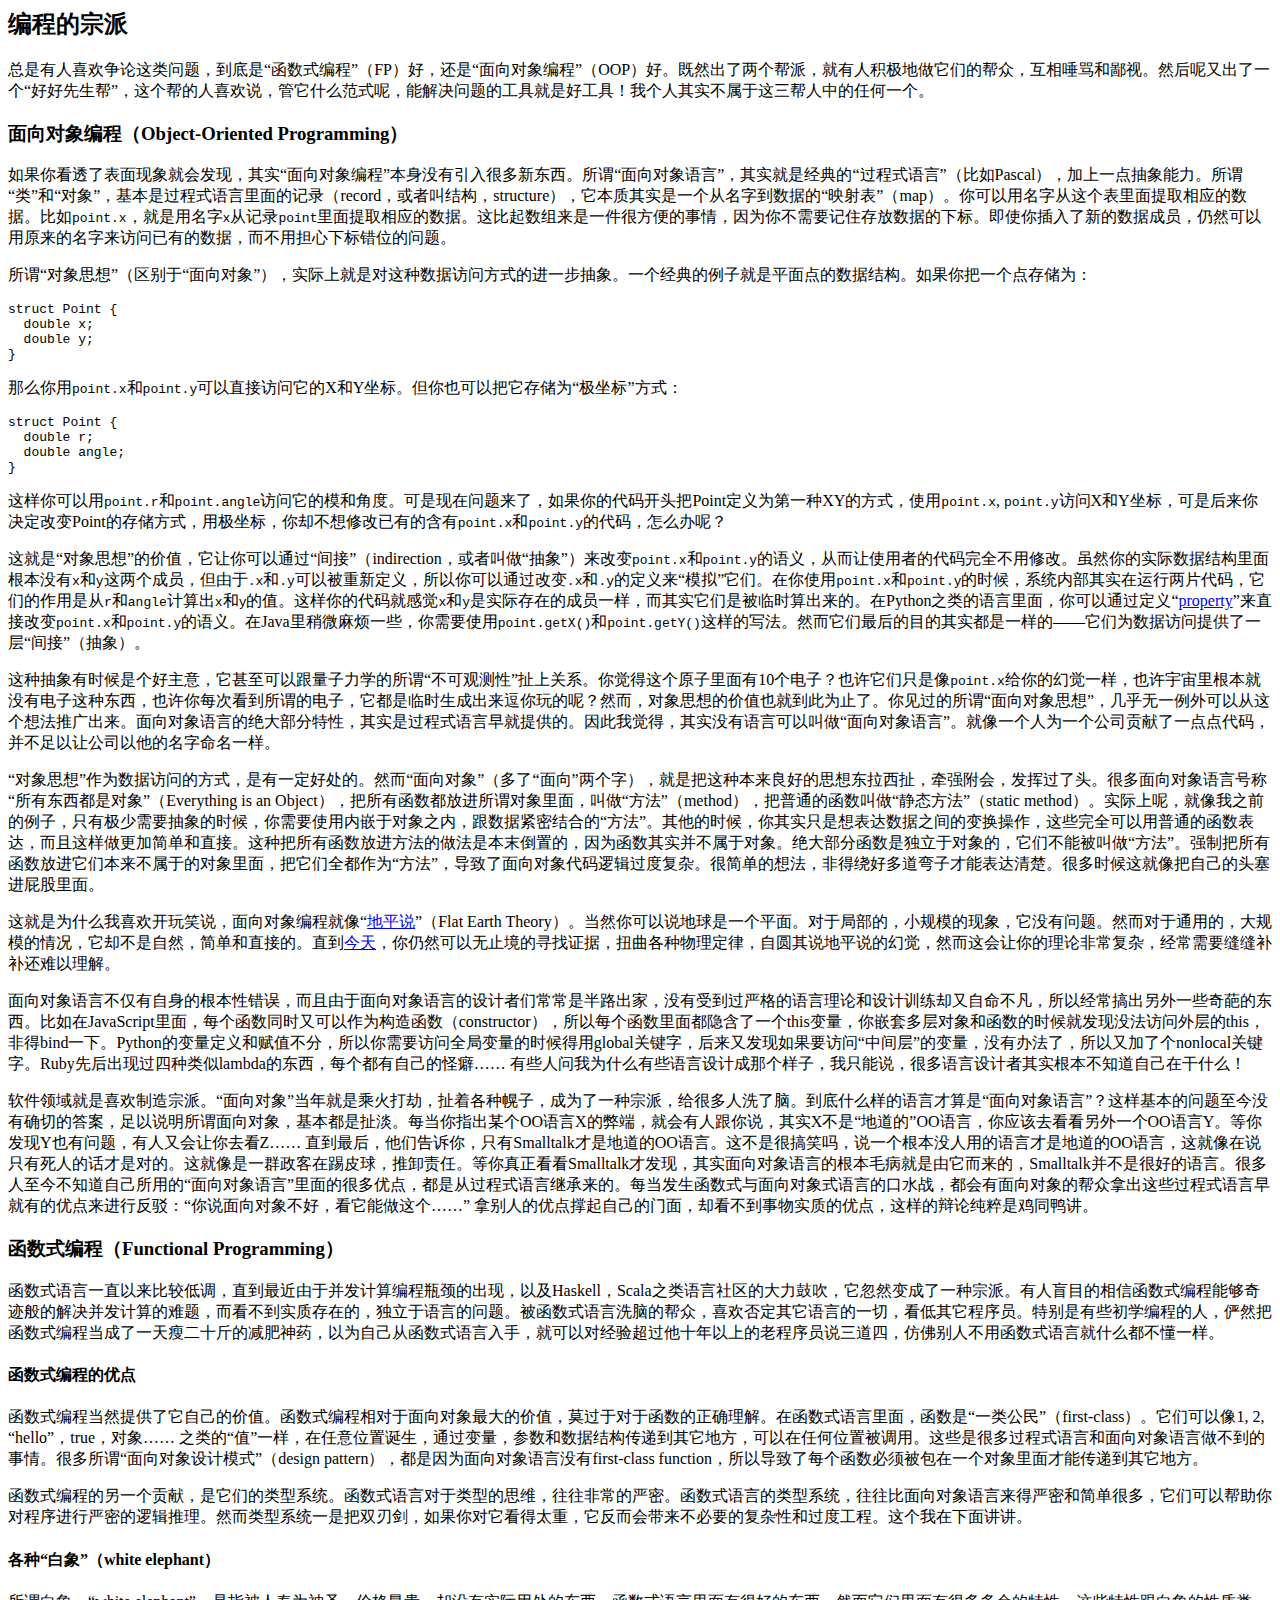
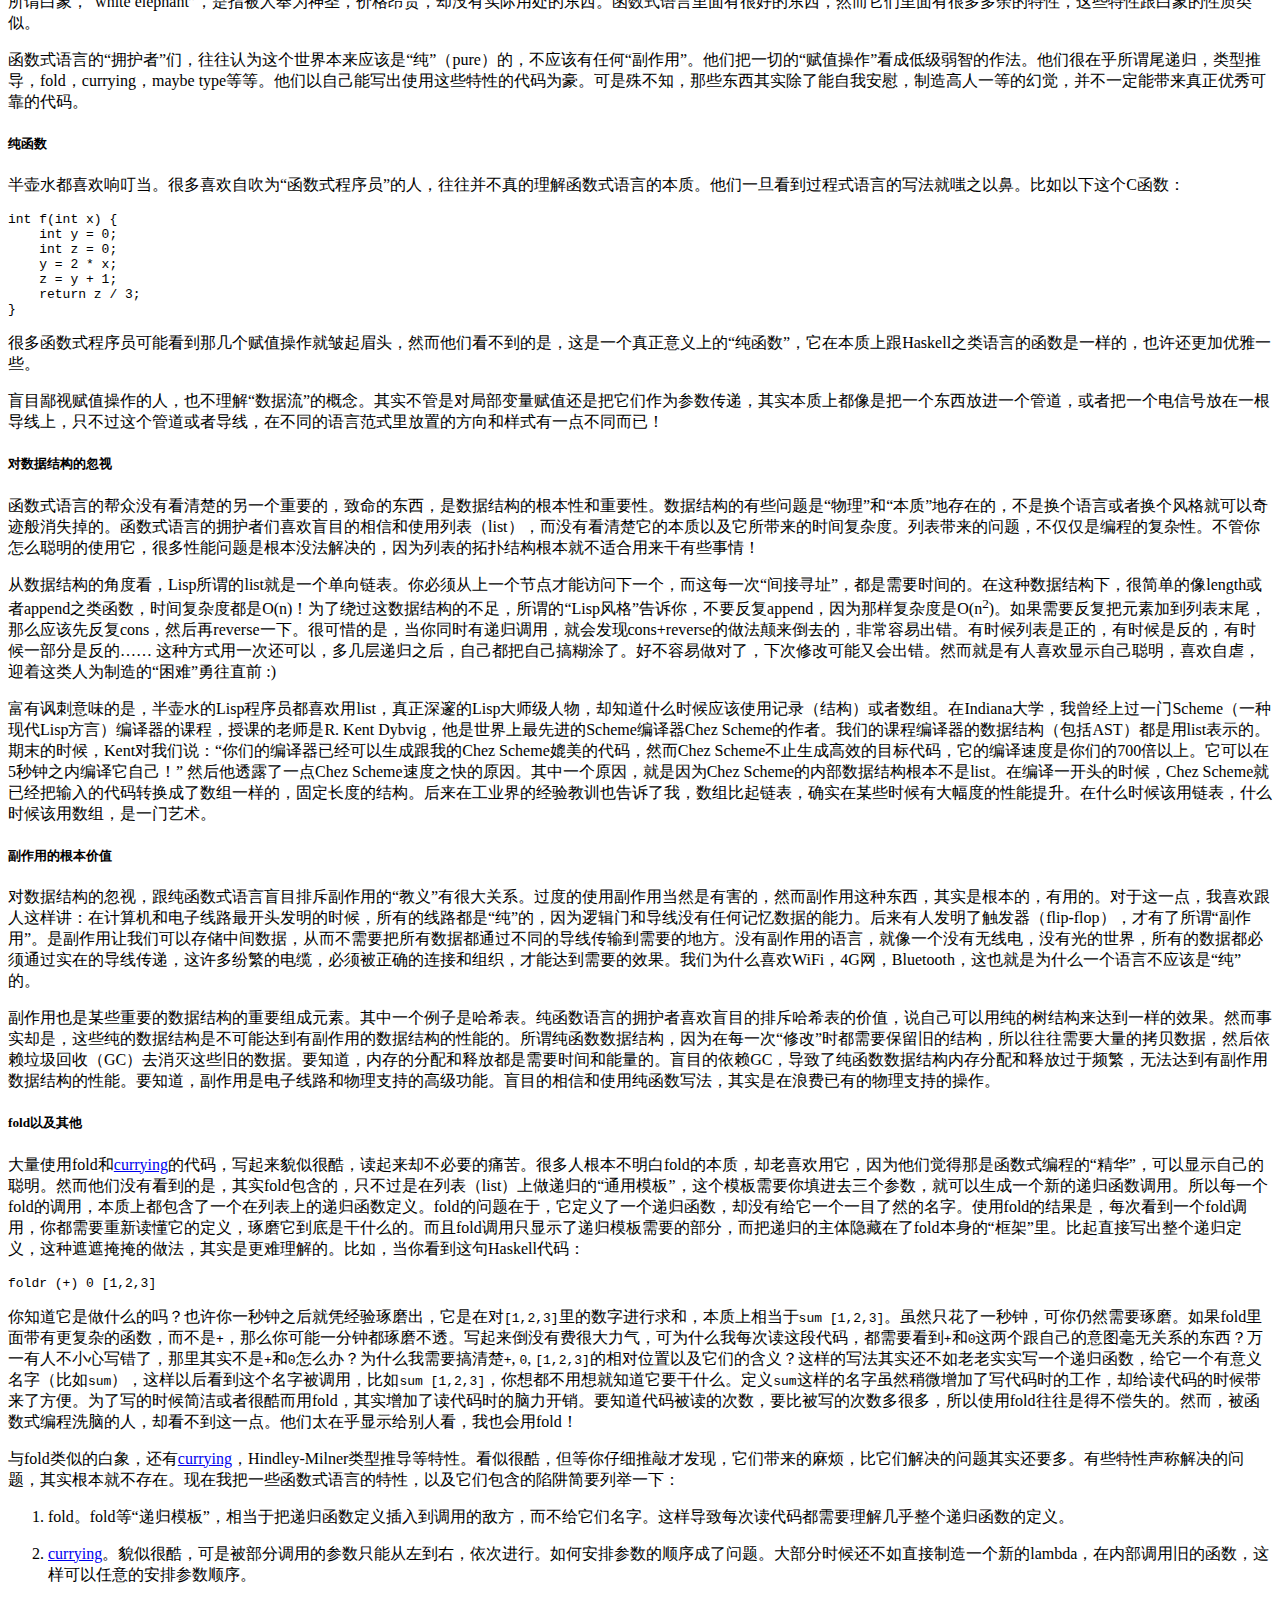
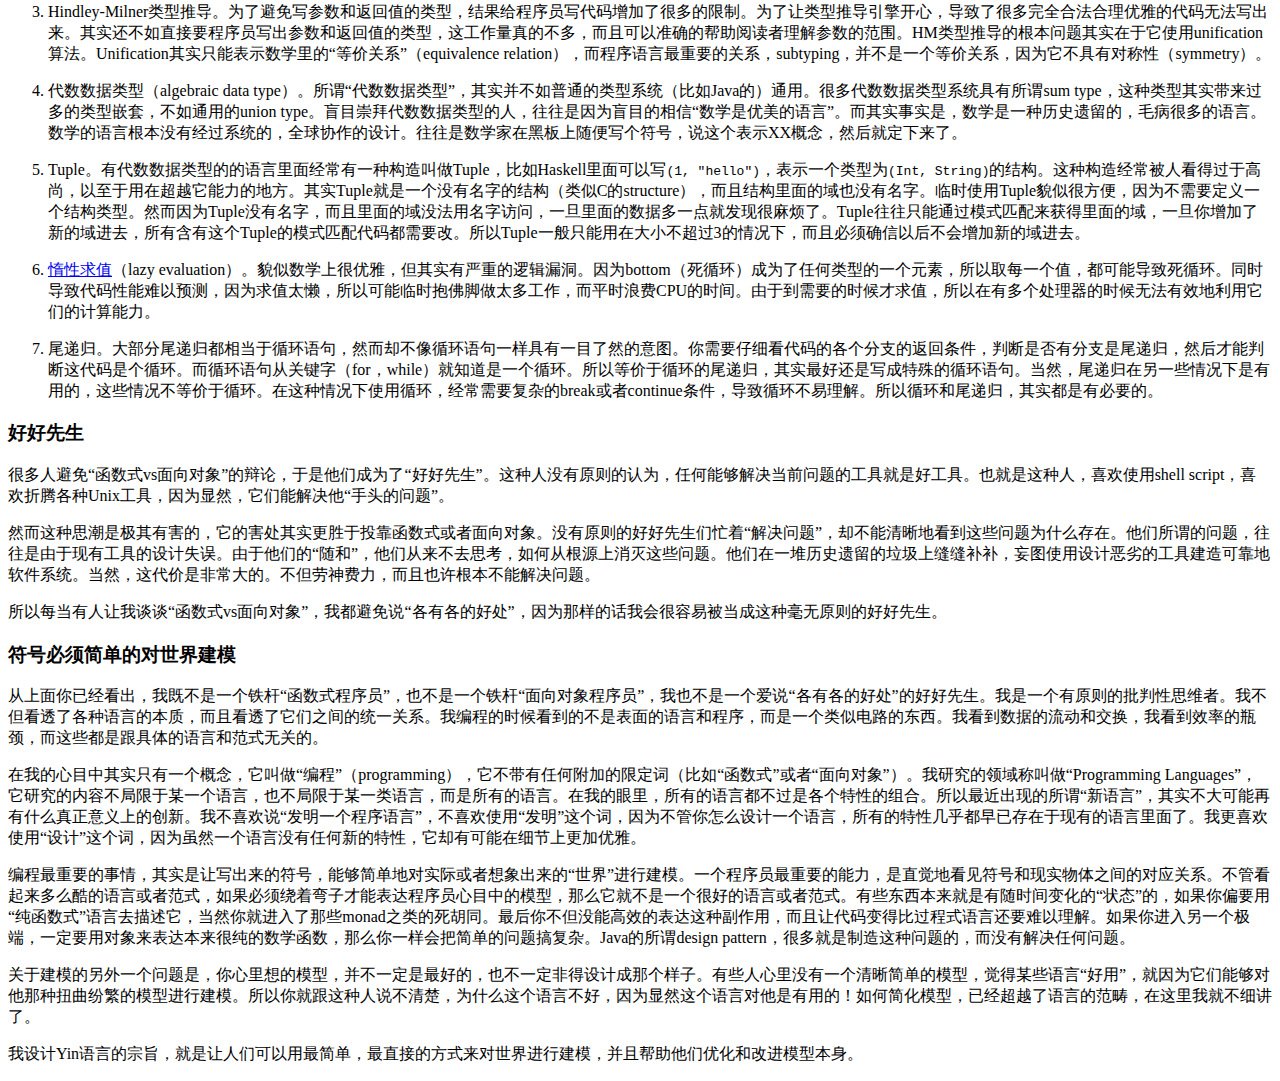
<file: articles/2019/Thinking-Programming-Paradigms/编程的宗派.html>
<html>
    <head>

        <meta http-equiv="content-type" content="text/html; charset=utf-8" />
        <meta name="viewport" content="width=device-width, initial-scale=0.5">

        <link href="http://www.yinwang.org/main.css" rel="stylesheet" type="text/css">
        <link rel="alternate" type="application/atom+xml" href="/atom.xml" title="Atom feed">
        <link rel="shortcut icon" href="http://www.yinwang.org/images/Yc.jpg">

        <title>编程的宗派</title>

        <script>
            (function(i,s,o,g,r,a,m){i['GoogleAnalyticsObject']=r;i[r]=i[r]||function(){
                (i[r].q=i[r].q||[]).push(arguments)},i[r].l=1*new Date();a=s.createElement(o),
                m=s.getElementsByTagName(o)[0];a.async=1;a.src=g;m.parentNode.insertBefore(a,m)
                                    })(window,document,'script','//www.google-analytics.com/analytics.js','ga');

            ga('create', 'UA-45586344-1', 'yinwang.org');
            ga('send', 'pageview');
        </script>
    </head>

    <body>
        <script>
            if (/mobile/i.test(navigator.userAgent) || /android/i.test(navigator.userAgent))
            {
               document.body.classList.add('mobile');
            }
        </script>

        <!--
        <div class="ad-banner" style="margin-bottom: 5px">
            <script async src="//pagead2.googlesyndication.com/pagead/js/adsbygoogle.js"></script>
            <ins class="adsbygoogle"
                    style="display:inline-block;width:100%;height:90px"
                    data-ad-client="ca-pub-1331524016319584"
                    data-ad-slot="6657867155"></ins>
            <script>(adsbygoogle = window.adsbygoogle || []).push({});</script>
        </div>
        -->

        <div class="inner">
            <h2>编程的宗派</h2>
            <p>总是有人喜欢争论这类问题，到底是“函数式编程”（FP）好，还是“面向对象编程”（OOP）好。既然出了两个帮派，就有人积极地做它们的帮众，互相唾骂和鄙视。然后呢又出了一个“好好先生帮”，这个帮的人喜欢说，管它什么范式呢，能解决问题的工具就是好工具！我个人其实不属于这三帮人中的任何一个。</p>

<h3 id="面向对象编程object-oriented-programming">面向对象编程（Object-Oriented Programming）</h3>

<p>如果你看透了表面现象就会发现，其实“面向对象编程”本身没有引入很多新东西。所谓“面向对象语言”，其实就是经典的“过程式语言”（比如Pascal），加上一点抽象能力。所谓“类”和“对象”，基本是过程式语言里面的记录（record，或者叫结构，structure），它本质其实是一个从名字到数据的“映射表”（map）。你可以用名字从这个表里面提取相应的数据。比如<code class="highlighter-rouge">point.x</code>，就是用名字<code class="highlighter-rouge">x</code>从记录<code class="highlighter-rouge">point</code>里面提取相应的数据。这比起数组来是一件很方便的事情，因为你不需要记住存放数据的下标。即使你插入了新的数据成员，仍然可以用原来的名字来访问已有的数据，而不用担心下标错位的问题。</p>

<p>所谓“对象思想”（区别于“面向对象”），实际上就是对这种数据访问方式的进一步抽象。一个经典的例子就是平面点的数据结构。如果你把一个点存储为：</p>

<div class="highlighter-rouge"><div class="highlight"><pre class="highlight"><code>struct Point {
  double x;
  double y;
}
</code></pre></div></div>

<p>那么你用<code class="highlighter-rouge">point.x</code>和<code class="highlighter-rouge">point.y</code>可以直接访问它的X和Y坐标。但你也可以把它存储为“极坐标”方式：</p>

<div class="highlighter-rouge"><div class="highlight"><pre class="highlight"><code>struct Point {
  double r;
  double angle;
}
</code></pre></div></div>

<p>这样你可以用<code class="highlighter-rouge">point.r</code>和<code class="highlighter-rouge">point.angle</code>访问它的模和角度。可是现在问题来了，如果你的代码开头把Point定义为第一种XY的方式，使用<code class="highlighter-rouge">point.x</code>, <code class="highlighter-rouge">point.y</code>访问X和Y坐标，可是后来你决定改变Point的存储方式，用极坐标，你却不想修改已有的含有<code class="highlighter-rouge">point.x</code>和<code class="highlighter-rouge">point.y</code>的代码，怎么办呢？</p>

<p>这就是“对象思想”的价值，它让你可以通过“间接”（indirection，或者叫做“抽象”）来改变<code class="highlighter-rouge">point.x</code>和<code class="highlighter-rouge">point.y</code>的语义，从而让使用者的代码完全不用修改。虽然你的实际数据结构里面根本没有<code class="highlighter-rouge">x</code>和<code class="highlighter-rouge">y</code>这两个成员，但由于<code class="highlighter-rouge">.x</code>和<code class="highlighter-rouge">.y</code>可以被重新定义，所以你可以通过改变<code class="highlighter-rouge">.x</code>和<code class="highlighter-rouge">.y</code>的定义来“模拟”它们。在你使用<code class="highlighter-rouge">point.x</code>和<code class="highlighter-rouge">point.y</code>的时候，系统内部其实在运行两片代码，它们的作用是从<code class="highlighter-rouge">r</code>和<code class="highlighter-rouge">angle</code>计算出<code class="highlighter-rouge">x</code>和<code class="highlighter-rouge">y</code>的值。这样你的代码就感觉<code class="highlighter-rouge">x</code>和<code class="highlighter-rouge">y</code>是实际存在的成员一样，而其实它们是被临时算出来的。在Python之类的语言里面，你可以通过定义“<a href="https://docs.python.org/2/library/functions.html#property">property</a>”来直接改变<code class="highlighter-rouge">point.x</code>和<code class="highlighter-rouge">point.y</code>的语义。在Java里稍微麻烦一些，你需要使用<code class="highlighter-rouge">point.getX()</code>和<code class="highlighter-rouge">point.getY()</code>这样的写法。然而它们最后的目的其实都是一样的——它们为数据访问提供了一层“间接”（抽象）。</p>

<p>这种抽象有时候是个好主意，它甚至可以跟量子力学的所谓“不可观测性”扯上关系。你觉得这个原子里面有10个电子？也许它们只是像<code class="highlighter-rouge">point.x</code>给你的幻觉一样，也许宇宙里根本就没有电子这种东西，也许你每次看到所谓的电子，它都是临时生成出来逗你玩的呢？然而，对象思想的价值也就到此为止了。你见过的所谓“面向对象思想”，几乎无一例外可以从这个想法推广出来。面向对象语言的绝大部分特性，其实是过程式语言早就提供的。因此我觉得，其实没有语言可以叫做“面向对象语言”。就像一个人为一个公司贡献了一点点代码，并不足以让公司以他的名字命名一样。</p>

<p>“对象思想”作为数据访问的方式，是有一定好处的。然而“面向对象”（多了“面向”两个字），就是把这种本来良好的思想东拉西扯，牵强附会，发挥过了头。很多面向对象语言号称“所有东西都是对象”（Everything is an Object），把所有函数都放进所谓对象里面，叫做“方法”（method），把普通的函数叫做“静态方法”（static method）。实际上呢，就像我之前的例子，只有极少需要抽象的时候，你需要使用内嵌于对象之内，跟数据紧密结合的“方法”。其他的时候，你其实只是想表达数据之间的变换操作，这些完全可以用普通的函数表达，而且这样做更加简单和直接。这种把所有函数放进方法的做法是本末倒置的，因为函数其实并不属于对象。绝大部分函数是独立于对象的，它们不能被叫做“方法”。强制把所有函数放进它们本来不属于的对象里面，把它们全都作为“方法”，导致了面向对象代码逻辑过度复杂。很简单的想法，非得绕好多道弯子才能表达清楚。很多时候这就像把自己的头塞进屁股里面。</p>

<p>这就是为什么我喜欢开玩笑说，面向对象编程就像“<a href="http://zh.wikipedia.org/wiki/%E5%9C%B0%E5%B9%B3%E8%AA%AA">地平说</a>”（Flat Earth Theory）。当然你可以说地球是一个平面。对于局部的，小规模的现象，它没有问题。然而对于通用的，大规模的情况，它却不是自然，简单和直接的。直到<a href="http://www.theflatearthsociety.org/cms">今天</a>，你仍然可以无止境的寻找证据，扭曲各种物理定律，自圆其说地平说的幻觉，然而这会让你的理论非常复杂，经常需要缝缝补补还难以理解。</p>

<p>面向对象语言不仅有自身的根本性错误，而且由于面向对象语言的设计者们常常是半路出家，没有受到过严格的语言理论和设计训练却又自命不凡，所以经常搞出另外一些奇葩的东西。比如在JavaScript里面，每个函数同时又可以作为构造函数（constructor），所以每个函数里面都隐含了一个this变量，你嵌套多层对象和函数的时候就发现没法访问外层的this，非得bind一下。Python的变量定义和赋值不分，所以你需要访问全局变量的时候得用global关键字，后来又发现如果要访问“中间层”的变量，没有办法了，所以又加了个nonlocal关键字。Ruby先后出现过四种类似lambda的东西，每个都有自己的怪癖…… 有些人问我为什么有些语言设计成那个样子，我只能说，很多语言设计者其实根本不知道自己在干什么！</p>

<p>软件领域就是喜欢制造宗派。“面向对象”当年就是乘火打劫，扯着各种幌子，成为了一种宗派，给很多人洗了脑。到底什么样的语言才算是“面向对象语言”？这样基本的问题至今没有确切的答案，足以说明所谓面向对象，基本都是扯淡。每当你指出某个OO语言X的弊端，就会有人跟你说，其实X不是“地道的”OO语言，你应该去看看另外一个OO语言Y。等你发现Y也有问题，有人又会让你去看Z…… 直到最后，他们告诉你，只有Smalltalk才是地道的OO语言。这不是很搞笑吗，说一个根本没人用的语言才是地道的OO语言，这就像在说只有死人的话才是对的。这就像是一群政客在踢皮球，推卸责任。等你真正看看Smalltalk才发现，其实面向对象语言的根本毛病就是由它而来的，Smalltalk并不是很好的语言。很多人至今不知道自己所用的“面向对象语言”里面的很多优点，都是从过程式语言继承来的。每当发生函数式与面向对象式语言的口水战，都会有面向对象的帮众拿出这些过程式语言早就有的优点来进行反驳：“你说面向对象不好，看它能做这个……” 拿别人的优点撑起自己的门面，却看不到事物实质的优点，这样的辩论纯粹是鸡同鸭讲。</p>

<h3 id="函数式编程functional-programming">函数式编程（Functional Programming）</h3>

<p>函数式语言一直以来比较低调，直到最近由于并发计算编程瓶颈的出现，以及Haskell，Scala之类语言社区的大力鼓吹，它忽然变成了一种宗派。有人盲目的相信函数式编程能够奇迹般的解决并发计算的难题，而看不到实质存在的，独立于语言的问题。被函数式语言洗脑的帮众，喜欢否定其它语言的一切，看低其它程序员。特别是有些初学编程的人，俨然把函数式编程当成了一天瘦二十斤的减肥神药，以为自己从函数式语言入手，就可以对经验超过他十年以上的老程序员说三道四，仿佛别人不用函数式语言就什么都不懂一样。</p>

<h4 id="函数式编程的优点">函数式编程的优点</h4>

<p>函数式编程当然提供了它自己的价值。函数式编程相对于面向对象最大的价值，莫过于对于函数的正确理解。在函数式语言里面，函数是“一类公民”（first-class）。它们可以像1, 2, “hello”，true，对象…… 之类的“值”一样，在任意位置诞生，通过变量，参数和数据结构传递到其它地方，可以在任何位置被调用。这些是很多过程式语言和面向对象语言做不到的事情。很多所谓“面向对象设计模式”（design pattern），都是因为面向对象语言没有first-class function，所以导致了每个函数必须被包在一个对象里面才能传递到其它地方。</p>

<p>函数式编程的另一个贡献，是它们的类型系统。函数式语言对于类型的思维，往往非常的严密。函数式语言的类型系统，往往比面向对象语言来得严密和简单很多，它们可以帮助你对程序进行严密的逻辑推理。然而类型系统一是把双刃剑，如果你对它看得太重，它反而会带来不必要的复杂性和过度工程。这个我在下面讲讲。</p>

<h4 id="各种白象white-elephant">各种“白象”（white elephant）</h4>

<p>所谓白象，“white elephant”，是指被人奉为神圣，价格昂贵，却没有实际用处的东西。函数式语言里面有很好的东西，然而它们里面有很多多余的特性，这些特性跟白象的性质类似。</p>

<p>函数式语言的“拥护者”们，往往认为这个世界本来应该是“纯”（pure）的，不应该有任何“副作用”。他们把一切的“赋值操作”看成低级弱智的作法。他们很在乎所谓尾递归，类型推导，fold，currying，maybe type等等。他们以自己能写出使用这些特性的代码为豪。可是殊不知，那些东西其实除了能自我安慰，制造高人一等的幻觉，并不一定能带来真正优秀可靠的代码。</p>

<h5 id="纯函数">纯函数</h5>

<p>半壶水都喜欢响叮当。很多喜欢自吹为“函数式程序员”的人，往往并不真的理解函数式语言的本质。他们一旦看到过程式语言的写法就嗤之以鼻。比如以下这个C函数：</p>

<div class="highlighter-rouge"><div class="highlight"><pre class="highlight"><code>int f(int x) {
    int y = 0;
    int z = 0;
    y = 2 * x;
    z = y + 1;
    return z / 3;
}
</code></pre></div></div>

<p>很多函数式程序员可能看到那几个赋值操作就皱起眉头，然而他们看不到的是，这是一个真正意义上的“纯函数”，它在本质上跟Haskell之类语言的函数是一样的，也许还更加优雅一些。</p>

<p>盲目鄙视赋值操作的人，也不理解“数据流”的概念。其实不管是对局部变量赋值还是把它们作为参数传递，其实本质上都像是把一个东西放进一个管道，或者把一个电信号放在一根导线上，只不过这个管道或者导线，在不同的语言范式里放置的方向和样式有一点不同而已！</p>

<h5 id="对数据结构的忽视">对数据结构的忽视</h5>

<p>函数式语言的帮众没有看清楚的另一个重要的，致命的东西，是数据结构的根本性和重要性。数据结构的有些问题是“物理”和“本质”地存在的，不是换个语言或者换个风格就可以奇迹般消失掉的。函数式语言的拥护者们喜欢盲目的相信和使用列表（list），而没有看清楚它的本质以及它所带来的时间复杂度。列表带来的问题，不仅仅是编程的复杂性。不管你怎么聪明的使用它，很多性能问题是根本没法解决的，因为列表的拓扑结构根本就不适合用来干有些事情！</p>

<p>从数据结构的角度看，Lisp所谓的list就是一个单向链表。你必须从上一个节点才能访问下一个，而这每一次“间接寻址”，都是需要时间的。在这种数据结构下，很简单的像length或者append之类函数，时间复杂度都是O(n)！为了绕过这数据结构的不足，所谓的“Lisp风格”告诉你，不要反复append，因为那样复杂度是O(n<sup>2</sup>)。如果需要反复把元素加到列表末尾，那么应该先反复cons，然后再reverse一下。很可惜的是，当你同时有递归调用，就会发现cons+reverse的做法颠来倒去的，非常容易出错。有时候列表是正的，有时候是反的，有时候一部分是反的…… 这种方式用一次还可以，多几层递归之后，自己都把自己搞糊涂了。好不容易做对了，下次修改可能又会出错。然而就是有人喜欢显示自己聪明，喜欢自虐，迎着这类人为制造的“困难”勇往直前 :)</p>

<p>富有讽刺意味的是，半壶水的Lisp程序员都喜欢用list，真正深邃的Lisp大师级人物，却知道什么时候应该使用记录（结构）或者数组。在Indiana大学，我曾经上过一门Scheme（一种现代Lisp方言）编译器的课程，授课的老师是R. Kent Dybvig，他是世界上最先进的Scheme编译器Chez Scheme的作者。我们的课程编译器的数据结构（包括AST）都是用list表示的。期末的时候，Kent对我们说：“你们的编译器已经可以生成跟我的Chez Scheme媲美的代码，然而Chez Scheme不止生成高效的目标代码，它的编译速度是你们的700倍以上。它可以在5秒钟之内编译它自己！” 然后他透露了一点Chez Scheme速度之快的原因。其中一个原因，就是因为Chez Scheme的内部数据结构根本不是list。在编译一开头的时候，Chez Scheme就已经把输入的代码转换成了数组一样的，固定长度的结构。后来在工业界的经验教训也告诉了我，数组比起链表，确实在某些时候有大幅度的性能提升。在什么时候该用链表，什么时候该用数组，是一门艺术。</p>

<h5 id="副作用的根本价值">副作用的根本价值</h5>

<p>对数据结构的忽视，跟纯函数式语言盲目排斥副作用的“教义”有很大关系。过度的使用副作用当然是有害的，然而副作用这种东西，其实是根本的，有用的。对于这一点，我喜欢跟人这样讲：在计算机和电子线路最开头发明的时候，所有的线路都是“纯”的，因为逻辑门和导线没有任何记忆数据的能力。后来有人发明了触发器（flip-flop），才有了所谓“副作用”。是副作用让我们可以存储中间数据，从而不需要把所有数据都通过不同的导线传输到需要的地方。没有副作用的语言，就像一个没有无线电，没有光的世界，所有的数据都必须通过实在的导线传递，这许多纷繁的电缆，必须被正确的连接和组织，才能达到需要的效果。我们为什么喜欢WiFi，4G网，Bluetooth，这也就是为什么一个语言不应该是“纯”的。</p>

<p>副作用也是某些重要的数据结构的重要组成元素。其中一个例子是哈希表。纯函数语言的拥护者喜欢盲目的排斥哈希表的价值，说自己可以用纯的树结构来达到一样的效果。然而事实却是，这些纯的数据结构是不可能达到有副作用的数据结构的性能的。所谓纯函数数据结构，因为在每一次“修改”时都需要保留旧的结构，所以往往需要大量的拷贝数据，然后依赖垃圾回收（GC）去消灭这些旧的数据。要知道，内存的分配和释放都是需要时间和能量的。盲目的依赖GC，导致了纯函数数据结构内存分配和释放过于频繁，无法达到有副作用数据结构的性能。要知道，副作用是电子线路和物理支持的高级功能。盲目的相信和使用纯函数写法，其实是在浪费已有的物理支持的操作。</p>

<h5 id="fold以及其他">fold以及其他</h5>

<p>大量使用fold和<a href="http://www.yinwang.org/blog-cn/2013/04/02/currying">currying</a>的代码，写起来貌似很酷，读起来却不必要的痛苦。很多人根本不明白fold的本质，却老喜欢用它，因为他们觉得那是函数式编程的“精华”，可以显示自己的聪明。然而他们没有看到的是，其实fold包含的，只不过是在列表（list）上做递归的“通用模板”，这个模板需要你填进去三个参数，就可以生成一个新的递归函数调用。所以每一个fold的调用，本质上都包含了一个在列表上的递归函数定义。fold的问题在于，它定义了一个递归函数，却没有给它一个一目了然的名字。使用fold的结果是，每次看到一个fold调用，你都需要重新读懂它的定义，琢磨它到底是干什么的。而且fold调用只显示了递归模板需要的部分，而把递归的主体隐藏在了fold本身的“框架”里。比起直接写出整个递归定义，这种遮遮掩掩的做法，其实是更难理解的。比如，当你看到这句Haskell代码：</p>

<pre>foldr (+) 0 [1,2,3]</pre>

<p>你知道它是做什么的吗？也许你一秒钟之后就凭经验琢磨出，它是在对<code>[1,2,3]</code>里的数字进行求和，本质上相当于<code>sum [1,2,3]</code>。虽然只花了一秒钟，可你仍然需要琢磨。如果fold里面带有更复杂的函数，而不是<code>+</code>，那么你可能一分钟都琢磨不透。写起来倒没有费很大力气，可为什么我每次读这段代码，都需要看到<code>+</code>和<code>0</code>这两个跟自己的意图毫无关系的东西？万一有人不小心写错了，那里其实不是<code>+</code>和<code>0</code>怎么办？为什么我需要搞清楚<code>+</code>, <code>0</code>, <code>[1,2,3]</code>的相对位置以及它们的含义？这样的写法其实还不如老老实实写一个递归函数，给它一个有意义名字（比如<code>sum</code>），这样以后看到这个名字被调用，比如<code>sum [1,2,3]</code>，你想都不用想就知道它要干什么。定义<code>sum</code>这样的名字虽然稍微增加了写代码时的工作，却给读代码的时候带来了方便。为了写的时候简洁或者很酷而用fold，其实增加了读代码时的脑力开销。要知道代码被读的次数，要比被写的次数多很多，所以使用fold往往是得不偿失的。然而，被函数式编程洗脑的人，却看不到这一点。他们太在乎显示给别人看，我也会用fold！</p>

<p>与fold类似的白象，还有<a href="http://www.yinwang.org/blog-cn/2013/04/02/currying">currying</a>，Hindley-Milner类型推导等特性。看似很酷，但等你仔细推敲才发现，它们带来的麻烦，比它们解决的问题其实还要多。有些特性声称解决的问题，其实根本就不存在。现在我把一些函数式语言的特性，以及它们包含的陷阱简要列举一下：</p>

<ol>
  <li>fold。fold等“递归模板”，相当于把递归函数定义插入到调用的敌方，而不给它们名字。这样导致每次读代码都需要理解几乎整个递归函数的定义。</li>
  <li>
    <p><a href="http://www.yinwang.org/blog-cn/2013/04/02/currying">currying</a>。貌似很酷，可是被部分调用的参数只能从左到右，依次进行。如何安排参数的顺序成了问题。大部分时候还不如直接制造一个新的lambda，在内部调用旧的函数，这样可以任意的安排参数顺序。</p>
  </li>
  <li>
    <p>Hindley-Milner类型推导。为了避免写参数和返回值的类型，结果给程序员写代码增加了很多的限制。为了让类型推导引擎开心，导致了很多完全合法合理优雅的代码无法写出来。其实还不如直接要程序员写出参数和返回值的类型，这工作量真的不多，而且可以准确的帮助阅读者理解参数的范围。HM类型推导的根本问题其实在于它使用unification算法。Unification其实只能表示数学里的“等价关系”（equivalence relation），而程序语言最重要的关系，subtyping，并不是一个等价关系，因为它不具有对称性（symmetry）。</p>
  </li>
  <li>
    <p>代数数据类型（algebraic data type）。所谓“代数数据类型”，其实并不如普通的类型系统（比如Java的）通用。很多代数数据类型系统具有所谓sum type，这种类型其实带来过多的类型嵌套，不如通用的union type。盲目崇拜代数数据类型的人，往往是因为盲目的相信“数学是优美的语言”。而其实事实是，数学是一种历史遗留的，毛病很多的语言。数学的语言根本没有经过系统的，全球协作的设计。往往是数学家在黑板上随便写个符号，说这个表示XX概念，然后就定下来了。</p>
  </li>
  <li>
    <p>Tuple。有代数数据类型的的语言里面经常有一种构造叫做Tuple，比如Haskell里面可以写<code>(1, "hello")</code>，表示一个类型为<code>(Int, String)</code>的结构。这种构造经常被人看得过于高尚，以至于用在超越它能力的地方。其实Tuple就是一个没有名字的结构（类似C的structure），而且结构里面的域也没有名字。临时使用Tuple貌似很方便，因为不需要定义一个结构类型。然而因为Tuple没有名字，而且里面的域没法用名字访问，一旦里面的数据多一点就发现很麻烦了。Tuple往往只能通过模式匹配来获得里面的域，一旦你增加了新的域进去，所有含有这个Tuple的模式匹配代码都需要改。所以Tuple一般只能用在大小不超过3的情况下，而且必须确信以后不会增加新的域进去。</p>
  </li>
  <li>
    <p><a href="http://www.yinwang.org/blog-cn/2013/04/01/lazy-evaluation">惰性求值</a>（lazy evaluation）。貌似数学上很优雅，但其实有严重的逻辑漏洞。因为bottom（死循环）成为了任何类型的一个元素，所以取每一个值，都可能导致死循环。同时导致代码性能难以预测，因为求值太懒，所以可能临时抱佛脚做太多工作，而平时浪费CPU的时间。由于到需要的时候才求值，所以在有多个处理器的时候无法有效地利用它们的计算能力。</p>
  </li>
  <li>尾递归。大部分尾递归都相当于循环语句，然而却不像循环语句一样具有一目了然的意图。你需要仔细看代码的各个分支的返回条件，判断是否有分支是尾递归，然后才能判断这代码是个循环。而循环语句从关键字（for，while）就知道是一个循环。所以等价于循环的尾递归，其实最好还是写成特殊的循环语句。当然，尾递归在另一些情况下是有用的，这些情况不等价于循环。在这种情况下使用循环，经常需要复杂的break或者continue条件，导致循环不易理解。所以循环和尾递归，其实都是有必要的。</li>
</ol>

<h3 id="好好先生">好好先生</h3>

<p>很多人避免“函数式vs面向对象”的辩论，于是他们成为了“好好先生”。这种人没有原则的认为，任何能够解决当前问题的工具就是好工具。也就是这种人，喜欢使用shell script，喜欢折腾各种Unix工具，因为显然，它们能解决他“手头的问题”。</p>

<p>然而这种思潮是极其有害的，它的害处其实更胜于投靠函数式或者面向对象。没有原则的好好先生们忙着“解决问题”，却不能清晰地看到这些问题为什么存在。他们所谓的问题，往往是由于现有工具的设计失误。由于他们的“随和”，他们从来不去思考，如何从根源上消灭这些问题。他们在一堆历史遗留的垃圾上缝缝补补，妄图使用设计恶劣的工具建造可靠地软件系统。当然，这代价是非常大的。不但劳神费力，而且也许根本不能解决问题。</p>

<p>所以每当有人让我谈谈“函数式vs面向对象”，我都避免说“各有各的好处”，因为那样的话我会很容易被当成这种毫无原则的好好先生。</p>

<h3 id="符号必须简单的对世界建模">符号必须简单的对世界建模</h3>

<p>从上面你已经看出，我既不是一个铁杆“函数式程序员”，也不是一个铁杆“面向对象程序员”，我也不是一个爱说“各有各的好处”的好好先生。我是一个有原则的批判性思维者。我不但看透了各种语言的本质，而且看透了它们之间的统一关系。我编程的时候看到的不是表面的语言和程序，而是一个类似电路的东西。我看到数据的流动和交换，我看到效率的瓶颈，而这些都是跟具体的语言和范式无关的。</p>

<p>在我的心目中其实只有一个概念，它叫做“编程”（programming），它不带有任何附加的限定词（比如“函数式”或者“面向对象”）。我研究的领域称叫做“Programming Languages”，它研究的内容不局限于某一个语言，也不局限于某一类语言，而是所有的语言。在我的眼里，所有的语言都不过是各个特性的组合。所以最近出现的所谓“新语言”，其实不大可能再有什么真正意义上的创新。我不喜欢说“发明一个程序语言”，不喜欢使用“发明”这个词，因为不管你怎么设计一个语言，所有的特性几乎都早已存在于现有的语言里面了。我更喜欢使用“设计”这个词，因为虽然一个语言没有任何新的特性，它却有可能在细节上更加优雅。</p>

<p>编程最重要的事情，其实是让写出来的符号，能够简单地对实际或者想象出来的“世界”进行建模。一个程序员最重要的能力，是直觉地看见符号和现实物体之间的对应关系。不管看起来多么酷的语言或者范式，如果必须绕着弯子才能表达程序员心目中的模型，那么它就不是一个很好的语言或者范式。有些东西本来就是有随时间变化的“状态”的，如果你偏要用“纯函数式”语言去描述它，当然你就进入了那些monad之类的死胡同。最后你不但没能高效的表达这种副作用，而且让代码变得比过程式语言还要难以理解。如果你进入另一个极端，一定要用对象来表达本来很纯的数学函数，那么你一样会把简单的问题搞复杂。Java的所谓design pattern，很多就是制造这种问题的，而没有解决任何问题。</p>

<p>关于建模的另外一个问题是，你心里想的模型，并不一定是最好的，也不一定非得设计成那个样子。有些人心里没有一个清晰简单的模型，觉得某些语言“好用”，就因为它们能够对他那种扭曲纷繁的模型进行建模。所以你就跟这种人说不清楚，为什么这个语言不好，因为显然这个语言对他是有用的！如何简化模型，已经超越了语言的范畴，在这里我就不细讲了。</p>

<p>我设计Yin语言的宗旨，就是让人们可以用最简单，最直接的方式来对世界进行建模，并且帮助他们优化和改进模型本身。</p>

        </div>
    </body>

</html>
</file>
<file: stylesheets/github-markdown.css>
.markdown-body {
    -ms-text-size-adjust: 100%;
    -webkit-text-size-adjust: 100%;
    line-height: 1.5;
    color: #333;
    font-family: "Segoe UI", Roboto, BlinkMacSystemFont, Helvetica, Arial, sans-serif, "Apple Color Emoji", "Segoe UI Emoji", "Segoe UI Symbol";
    font-size: 16px;
    line-height: 1.5;
    word-wrap: break-word;
}

    .markdown-body a {
        background-color: transparent;
    }

        .markdown-body a:active,
        .markdown-body a:hover {
            outline-width: 0;
        }

    .markdown-body strong {
        font-weight: inherit;
    }

    .markdown-body strong {
        font-weight: bolder;
    }

    .markdown-body h1 {
        font-size: 2em;
        margin: 0.67em 0;
    }

    .markdown-body img {
        border-style: none;
    }

    .markdown-body svg:not(:root) {
        overflow: hidden;
    }

    .markdown-body code,
    .markdown-body kbd,
    .markdown-body pre {
        font-family: monospace, monospace;
        font-size: 1em;
    }

    .markdown-body hr {
        box-sizing: content-box;
        height: 0;
        overflow: visible;
    }

    .markdown-body input {
        font: inherit;
        margin: 0;
    }

    .markdown-body input {
        overflow: visible;
    }

    .markdown-body [type="checkbox"] {
        box-sizing: border-box;
        padding: 0;
    }

    .markdown-body * {
        box-sizing: border-box;
    }

    .markdown-body input {
        font-family: inherit;
        font-size: inherit;
        line-height: inherit;
    }

    .markdown-body a {
        color: #4078c0;
        text-decoration: none;
    }

        .markdown-body a:hover,
        .markdown-body a:active {
            text-decoration: underline;
        }

    .markdown-body strong {
        font-weight: 600;
    }

    .markdown-body hr {
        height: 0;
        margin: 15px 0;
        overflow: hidden;
        background: transparent;
        border: 0;
        border-bottom: 1px solid #ddd;
    }

        .markdown-body hr::before {
            display: table;
            content: "";
        }

        .markdown-body hr::after {
            display: table;
            clear: both;
            content: "";
        }

    .markdown-body table {
        border-spacing: 0;
        border-collapse: collapse;
    }

    .markdown-body td,
    .markdown-body th {
        padding: 0;
    }

    .markdown-body h1,
    .markdown-body h2,
    .markdown-body h3,
    .markdown-body h4,
    .markdown-body h5,
    .markdown-body h6 {
        margin-top: 0;
        margin-bottom: 0;
    }

    .markdown-body h1 {
        font-size: 32px;
        font-weight: 600;
    }

    .markdown-body h2 {
        font-size: 24px;
        font-weight: 600;
    }

    .markdown-body h3 {
        font-size: 20px;
        font-weight: 600;
    }

    .markdown-body h4 {
        font-size: 16px;
        font-weight: 600;
    }

    .markdown-body h5 {
        font-size: 14px;
        font-weight: 600;
    }

    .markdown-body h6 {
        font-size: 12px;
        font-weight: 600;
    }

    .markdown-body p {
        margin-top: 0;
        margin-bottom: 10px;
    }

    .markdown-body blockquote {
        margin: 0;
    }

    .markdown-body ul,
    .markdown-body ol {
        padding-left: 0;
        margin-top: 0;
        margin-bottom: 0;
    }

        .markdown-body ol ol,
        .markdown-body ul ol {
            list-style-type: lower-roman;
        }

            .markdown-body ul ul ol,
            .markdown-body ul ol ol,
            .markdown-body ol ul ol,
            .markdown-body ol ol ol {
                list-style-type: lower-alpha;
            }

    .markdown-body dd {
        margin-left: 0;
    }

    .markdown-body code {
        font-family: Consolas, "Liberation Mono", Menlo, Courier, monospace;
        font-size: 12px;
    }

    .markdown-body pre {
        margin-top: 0;
        margin-bottom: 0;
        font: 12px Consolas, "Liberation Mono", Menlo, Courier, monospace;
    }

    .markdown-body input {
        -webkit-font-feature-settings: "liga" 0;
        font-feature-settings: "liga" 0;
    }

    .markdown-body::before {
        display: table;
        content: "";
    }

    .markdown-body::after {
        display: table;
        clear: both;
        content: "";
    }

    .markdown-body a:not([href]) {
        color: inherit;
        text-decoration: none;
    }

    .markdown-body p,
    .markdown-body blockquote,
    .markdown-body ul,
    .markdown-body ol,
    .markdown-body dl,
    .markdown-body table,
    .markdown-body pre {
        margin-top: 0;
        margin-bottom: 16px;
    }

    .markdown-body hr {
        height: 0.25em;
        padding: 0;
        margin: 24px 0;
        background-color: #e7e7e7;
        border: 0;
    }

    .markdown-body blockquote {
        padding: 0 1em;
        color: #777;
        border-left: 0.25em solid #ddd;
    }

        .markdown-body blockquote > :first-child {
            margin-top: 0;
        }

        .markdown-body blockquote > :last-child {
            margin-bottom: 0;
        }

    .markdown-body kbd {
        display: inline-block;
        padding: 3px 5px;
        font-size: 11px;
        line-height: 10px;
        color: #555;
        vertical-align: middle;
        background-color: #fcfcfc;
        border: solid 1px #ccc;
        border-bottom-color: #bbb;
        border-radius: 3px;
        box-shadow: inset 0 -1px 0 #bbb;
    }

    .markdown-body h1,
    .markdown-body h2,
    .markdown-body h3,
    .markdown-body h4,
    .markdown-body h5,
    .markdown-body h6 {
        margin-top: 24px;
        margin-bottom: 16px;
        font-weight: 600;
        line-height: 1.25;
    }

    .markdown-body h1 {
        padding-bottom: 0.3em;
        font-size: 2em;
        /*border-bottom: 1px solid #eee;*/
    }

    .markdown-body h2 {
        padding-bottom: 0.3em;
        font-size: 1.5em;
        /*border-bottom: 1px solid #eee;*/
    }

    .markdown-body h3 {
        font-size: 1.25em;
    }

    .markdown-body h4 {
        font-size: 1em;
    }

    .markdown-body h5 {
        font-size: 0.875em;
    }

    .markdown-body h6 {
        font-size: 0.85em;
        color: #777;
    }

    .markdown-body ul,
    .markdown-body ol {
        padding-left: 2em;
    }

        .markdown-body ul ul,
        .markdown-body ul ol,
        .markdown-body ol ol,
        .markdown-body ol ul {
            margin-top: 0;
            margin-bottom: 0;
        }

    .markdown-body li > p {
        margin-top: 16px;
    }

    .markdown-body li + li {
        margin-top: 0.25em;
    }

    .markdown-body dl {
        padding: 0;
    }

        .markdown-body dl dt {
            padding: 0;
            margin-top: 16px;
            font-size: 1em;
            font-style: italic;
            font-weight: bold;
        }

        .markdown-body dl dd {
            padding: 0 16px;
            margin-bottom: 16px;
        }

    .markdown-body table {
        display: block;
        width: 100%;
        overflow: auto;
    }

        .markdown-body table th {
            font-weight: bold;
        }

        .markdown-body table th,
        .markdown-body table td {
            padding: 6px 13px;
            border: 1px solid #ddd;
        }

        .markdown-body table tr {
            background-color: #fff;
            border-top: 1px solid #ccc;
        }

            .markdown-body table tr:nth-child(2n) {
                background-color: #f8f8f8;
            }

    .markdown-body img {
        max-width: 100%;
        box-sizing: content-box;
        background-color: #fff;
    }

    .markdown-body code {
        padding: 0;
        padding-top: 0.2em;
        padding-bottom: 0.2em;
        margin: 0;
        font-size: 85%;
        background-color: rgba(0,0,0,0.04);
        border-radius: 3px;
    }

        .markdown-body code::before,
        .markdown-body code::after {
            letter-spacing: -0.2em;
            content: "\00a0";
        }

    .markdown-body pre {
        word-wrap: normal;
    }

        .markdown-body pre > code {
            padding: 0;
            margin: 0;
            font-size: 100%;
            word-break: normal;
            white-space: pre;
            background: transparent;
            border: 0;
        }

    .markdown-body pre {
        padding: 16px;
        overflow: auto;
        font-size: 85%;
        line-height: 1.45;
        background-color: #f7f7f7;
        border-radius: 3px;
    }

        .markdown-body pre code {
            display: inline;
            max-width: 100%;
            padding: 0;
            margin: 0;
            overflow: visible;
            line-height: inherit;
            word-wrap: normal;
            background-color: transparent;
            border: 0;
        }

            .markdown-body pre code::before,
            .markdown-body pre code::after {
                content: normal;
            }

    .markdown-body kbd {
        display: inline-block;
        padding: 3px 5px;
        font: 11px Consolas, "Liberation Mono", Menlo, Courier, monospace;
        line-height: 10px;
        color: #555;
        vertical-align: middle;
        background-color: #fcfcfc;
        border: solid 1px #ccc;
        border-bottom-color: #bbb;
        border-radius: 3px;
        box-shadow: inset 0 -1px 0 #bbb;
    }

    .markdown-body hr {
        border-bottom-color: #eee;
    }
</file>
<file: stylesheets/bot-frame.css>
﻿
/* Basic Settings */

body {
    font-family: "Segoe UI", Arial, sans-serif, "Apple Color Emoji", "Segoe UI Emoji", "Segoe UI Symbol";
    font-size: 16px;
    color: #333;
}

p, ul, ol, table, pre, dl {
    margin: 0 0 10px;
}

h1, h2, h3, h4, h5, h6 {
    color: #222;
    margin: 15px 0 15px;
}

h1, h2, h3 {
    line-height: 1.1;
}

strong {
    color: #222;
    font-weight: 700;
}

a {
    color: #4078c0;
    text-decoration: none;
}

    a > h1, a > h2, a > h3, a > h4, a > h5, a > h6, a > strong {
        color: #4078c0;
    }

blockquote {
    border-left: 0.25em solid #ddd;
    margin: 0;
    padding: 0 0 0 20px;
}

    blockquote strong {
        color: #777;
    }

img {
    max-width: 100%;
}

/* Default Layout */

body {
    padding: 40px 30px 20px;
}

.wrapper {
    width: 860px;
    margin: 0 auto;
}

header {
    width: 230px;
    float: left;
    position: fixed;
}

    header p {
        margin: 5px 0;
    }

    header blockquote p {
        margin: 20px 0 0;
    }

footer {
    font-size: 11px;
    width: 230px;
    float: left;
    position: fixed;
    bottom: 5px;
}

    footer p {
        margin: 7px 0;
    }

section {
    width: 540px;
    float: right;
}

/* 940P and Print Layout */
/* 940 = 860 (wrapper) + 30 (padding left) + 30 (padding right) + 20 (unknown) */

@media print, screen and (max-width: 940px) {
    div.wrapper {
        width: auto;
        margin: 0;
    }

    header, section, footer {
        width: 100%;
        float: none;
        position: static;
    }

    header {
        margin-bottom: 20px;
    }

    footer {
        margin-top: 20px;
        border-top: 1px solid #e5e5e5;
        border-width: 1px 0;
    }
}

/* 480P Layout */

@media screen and (max-width: 480px) {
    body {
        padding: 10px;
    }
}

/* Print Settings */

@media print {
    body {
        padding: 0;
        font-size: 11pt;
        color: #444;
    }

    .markdown-body {
        font-size: 10pt;
        color: #222;
    }

        .markdown-body h1 {
            font-size: 20pt;
        }

        .markdown-body h2 {
            font-size: 15pt;
        }

        .markdown-body h3 {
            font-size: 12.5pt;
        }

        .markdown-body h4 {
            font-size: 11.5pt;
        }

        .markdown-body h5, .markdown-body h6 {
            font-size: 10pt;
        }

    nav {
        display: none;
    }

    footer {
        display: none;
    }

    .markdown-body pre > code {
        white-space: pre-wrap;
    }
}

/* Navigation Settings */

nav a:hover,
nav a:active {
    text-shadow: 0 0 5px orange;
}

/* TOC Settings */

.markdown-toc p {
    margin: 0 0 8px;
}

    .markdown-toc p:before {
        margin-right: 8px;
        content: "#";
    }

/* Ref and Cite */

.ref-item {
    font-weight: 600;
}

.cite-ref a {
    vertical-align: text-top;
    font-size: 11px;
}

.cite-note a {
    color: #333;
}

@media print {
    .cite-ref a {
        font-size: 6pt;
    }

    .cite-deref {
        display: none;
    }
}

.cite-sec + ul {
    list-style: none;
    padding-left: 2em;
}

    .cite-sec + ul :first-letter {
        margin-left: -2em;
    }

/* Slide Settings */

@media screen {
    .markdown-slide {
        box-shadow: 0px 2px 5px 0px rgba(0,0,0,0.16), 0px 2px 10px 0px rgba(0,0,0,0.12);
        padding: 5px;
        margin: 20px 0;
    }
}

@media print {
    .markdown-slide {
        page-break-before: always;
    }

        .markdown-slide h1 {
            font-size: 44pt;
        }

        .markdown-slide h2 {
            font-size: 40pt;
        }

        .markdown-slide h3 {
            font-size: 36pt;
        }

        .markdown-slide h4 {
            font-size: 32pt;
        }

        .markdown-slide p, .markdown-slide ul, .markdown-slide ol, .markdown-slide table, .markdown-slide pre, .markdown-slide dl {
            font-size: 28pt;
        }

        .markdown-slide blockquote {
            display: none;
        }

        .markdown-slide img {
            max-height: 170mm;
        }
}

/* Print Settings */

.print-only + * {
    display: none;
}

@media print {
    .page-break {
        page-break-after: always;
    }

    .not-print + * {
        display: none;
    }

    .print-only + * {
        display: block;
    }
}

@page {
    margin: 15mm 15mm;
}

/* Alignment Settings */

.float-left + * {
    float: left;
}

.float-right + * {
    float: right;
}

.align-left + * {
    text-align: left;
}

.align-right + * {
    text-align: right;
}

.align-center + * {
    text-align: center;
}
</file>
<file: stylesheets/live2d-hijiki.css>
﻿
#live2d {
  position: fixed;
  right: 5%;
  bottom: 5%;
}

  #live2d:hover {
    opacity: 0;
    transition: opacity 1s ease-in-out;
  }

@media print, screen and (max-width: 940px) {
  #live2d {
    display: none;
  }
}
</file>
<file: stylesheets/vs.css>
/*

Visual Studio-like style based on original C# coloring by Jason Diamond <jason@diamond.name>

*/
.hljs {
  display: block;
  overflow-x: auto;
  padding: 0.5em;
  background: white;
  color: black;
}

.hljs-comment,
.hljs-quote,
.hljs-variable {
  color: #008000;
}

.hljs-keyword,
.hljs-selector-tag,
.hljs-built_in,
.hljs-name,
.hljs-tag {
  color: #00f;
}

.hljs-string,
.hljs-title,
.hljs-section,
.hljs-attribute,
.hljs-literal,
.hljs-template-tag,
.hljs-template-variable,
.hljs-type,
.hljs-addition {
  color: #a31515;
}

.hljs-deletion,
.hljs-selector-attr,
.hljs-selector-pseudo,
.hljs-meta {
  color: #2b91af;
}

.hljs-doctag {
  color: #808080;
}

.hljs-attr {
  color: #f00;
}

.hljs-symbol,
.hljs-bullet,
.hljs-link {
  color: #00b0e8;
}


.hljs-emphasis {
  font-style: italic;
}

.hljs-strong {
  font-weight: bold;
}
</file>
